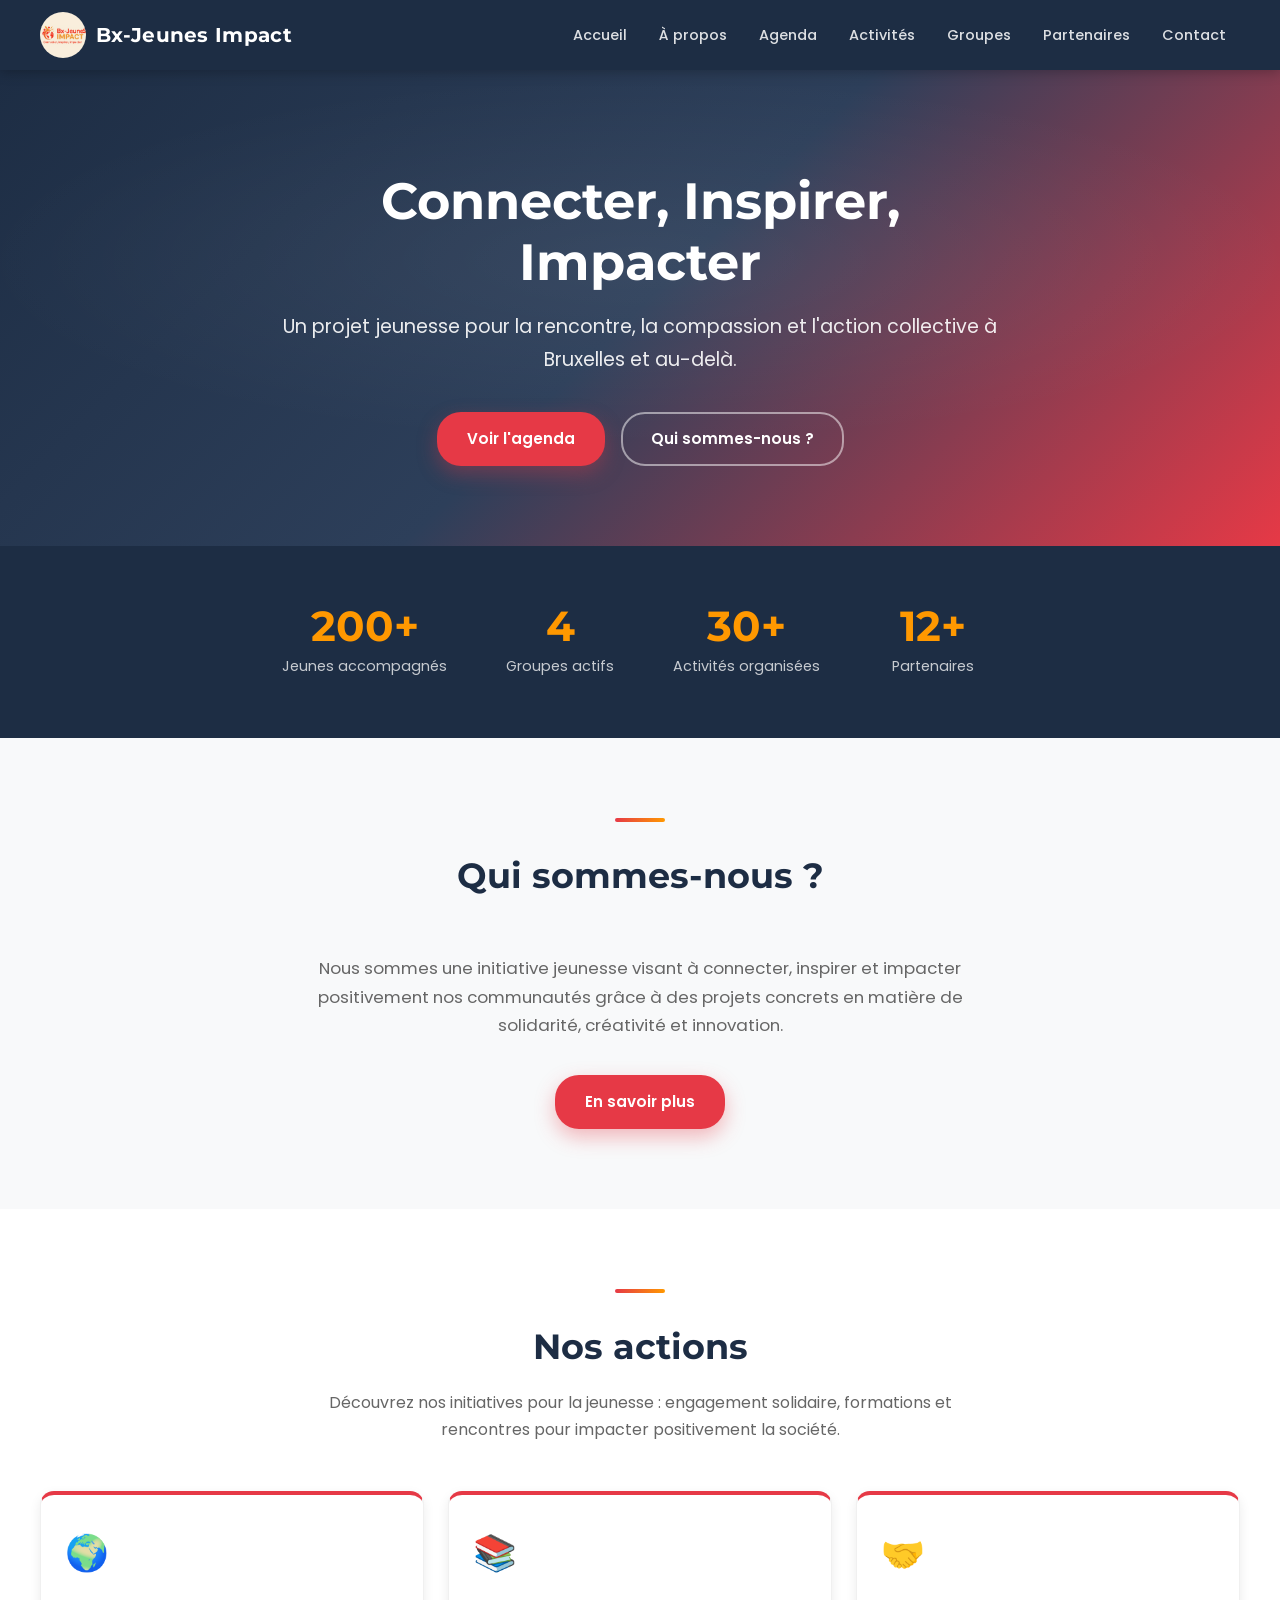
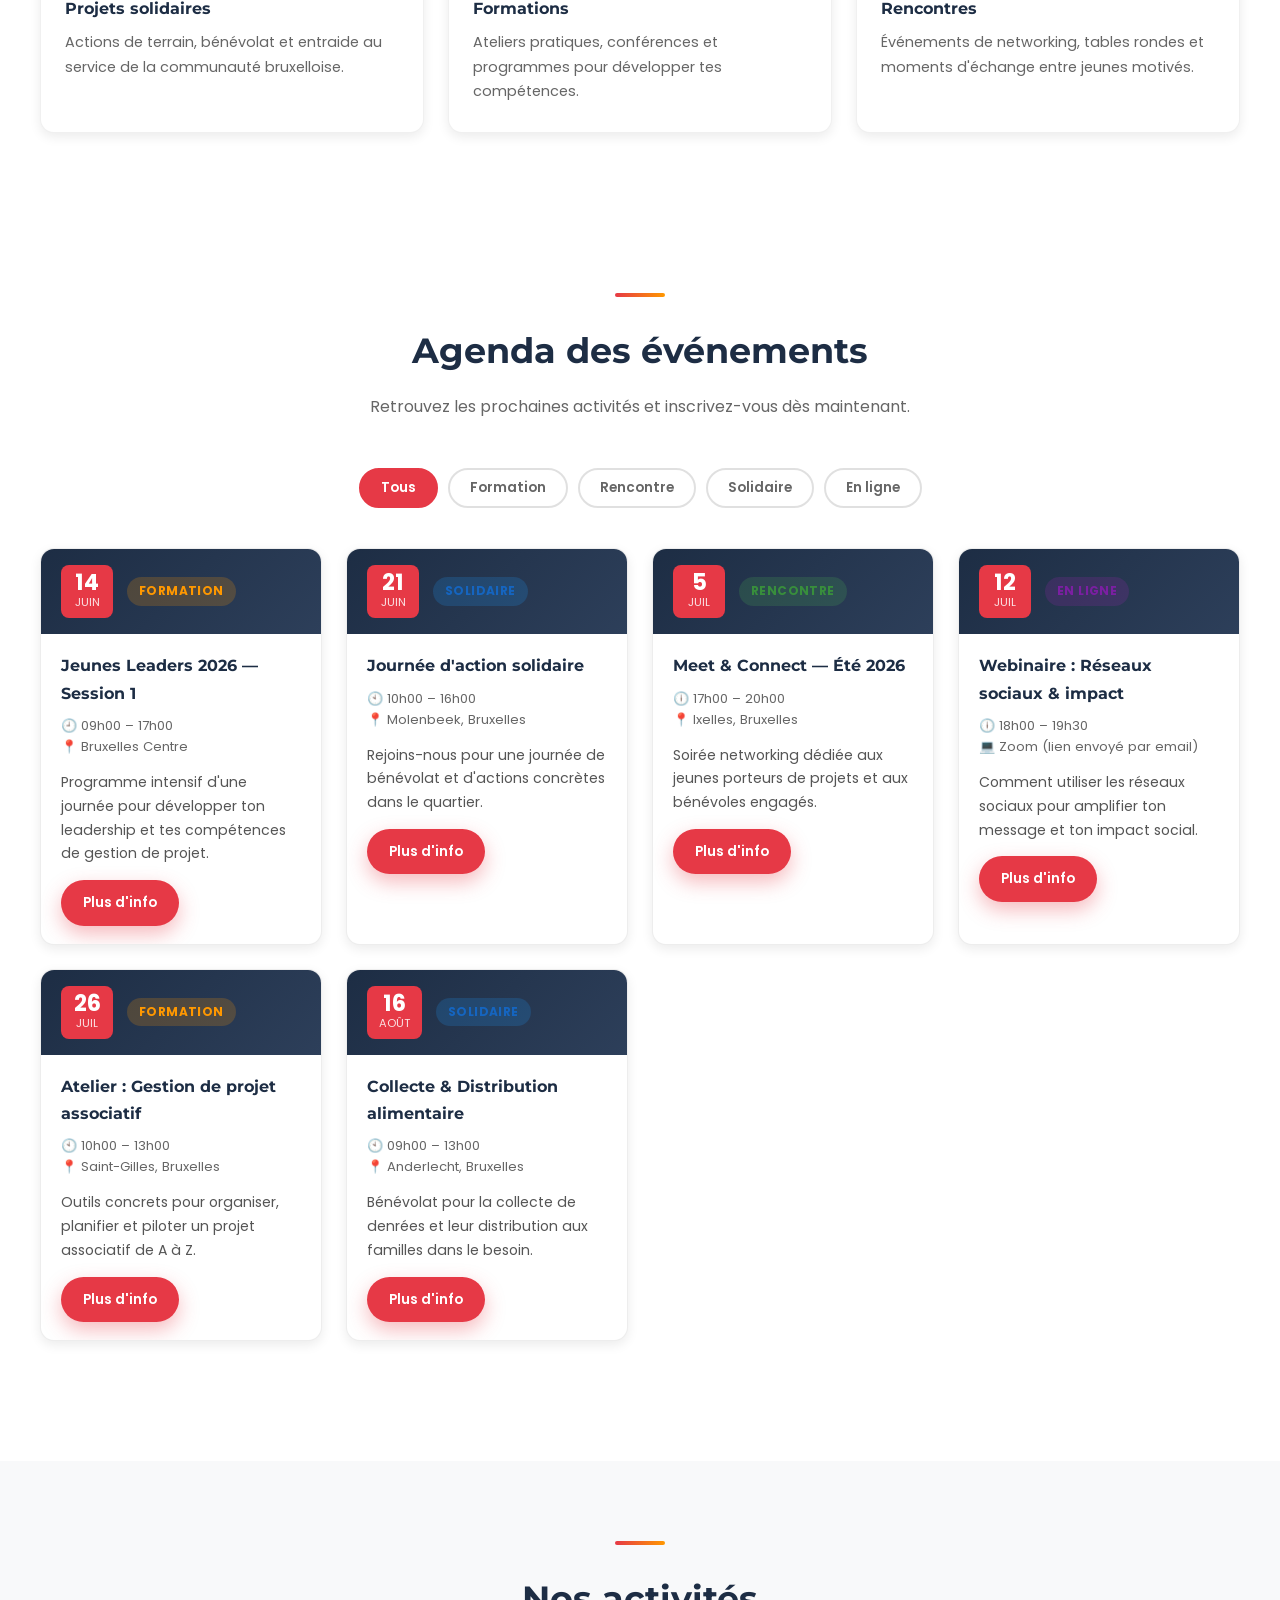
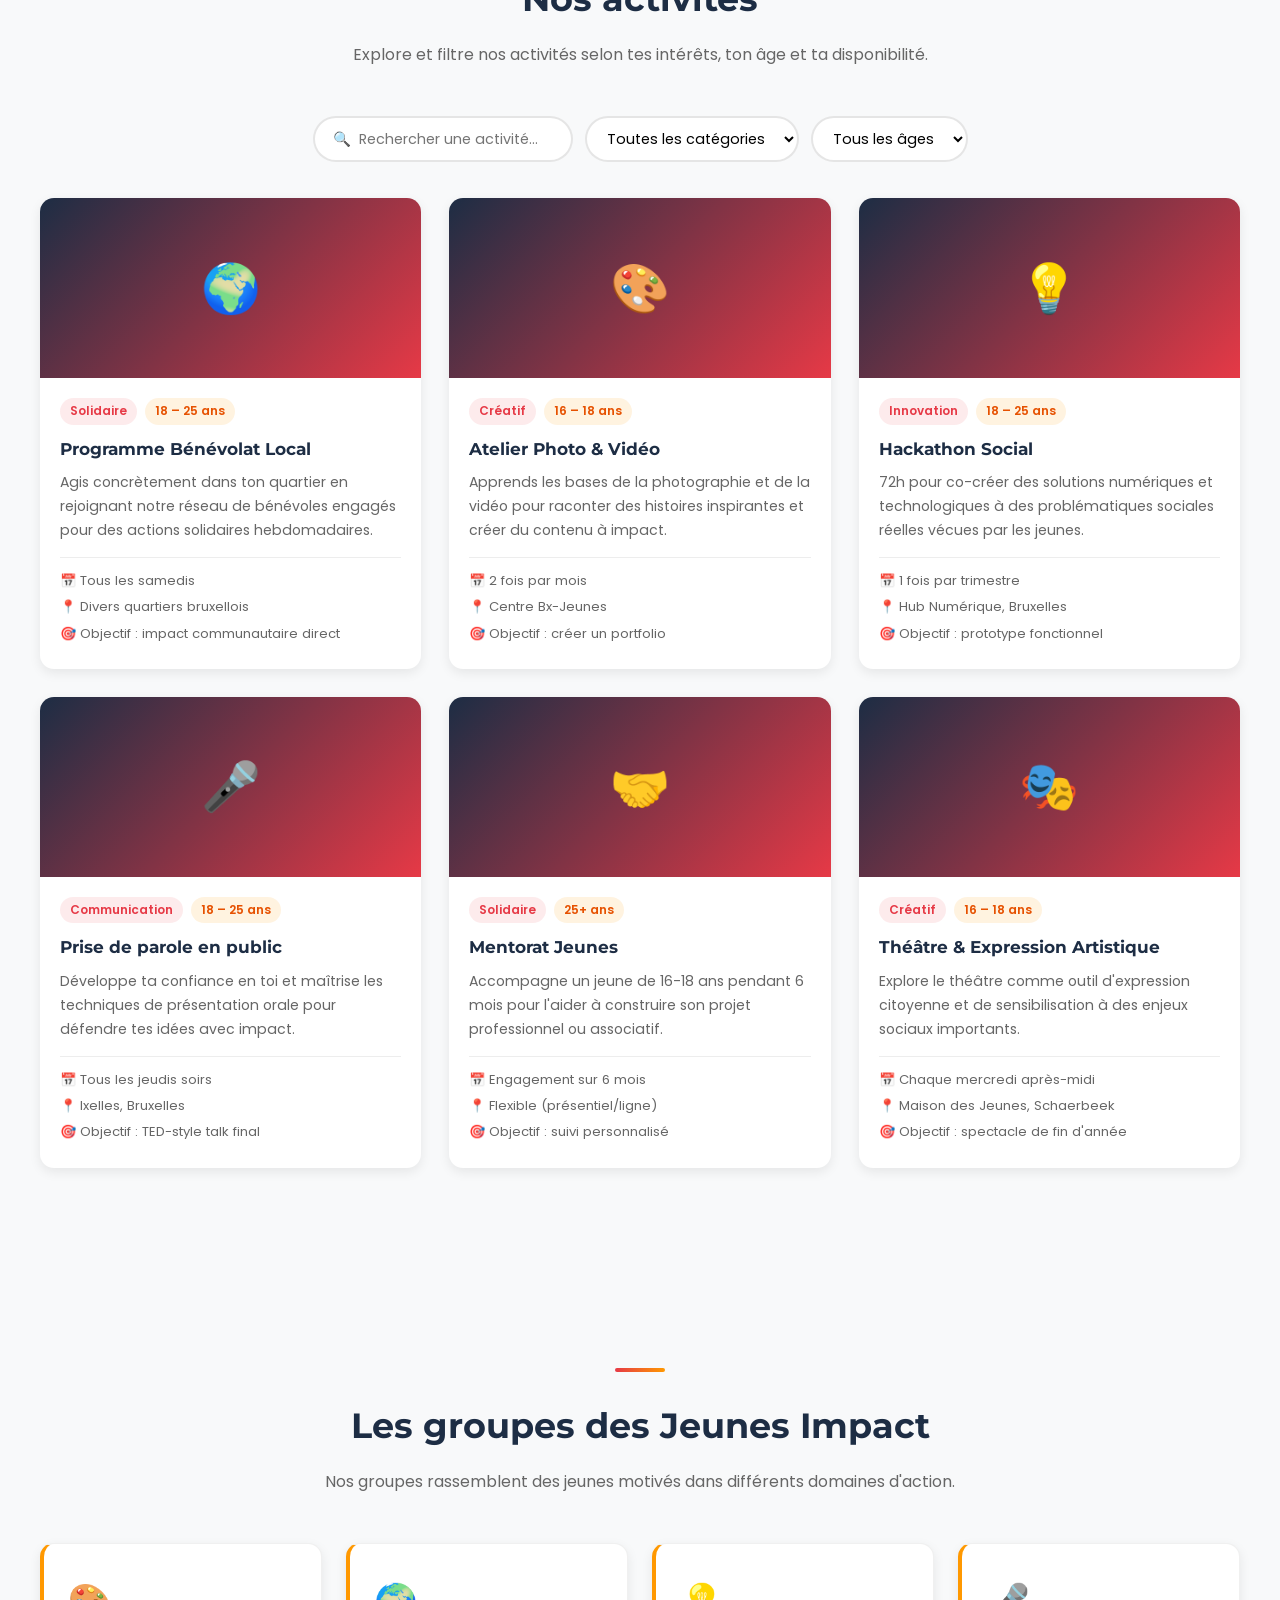
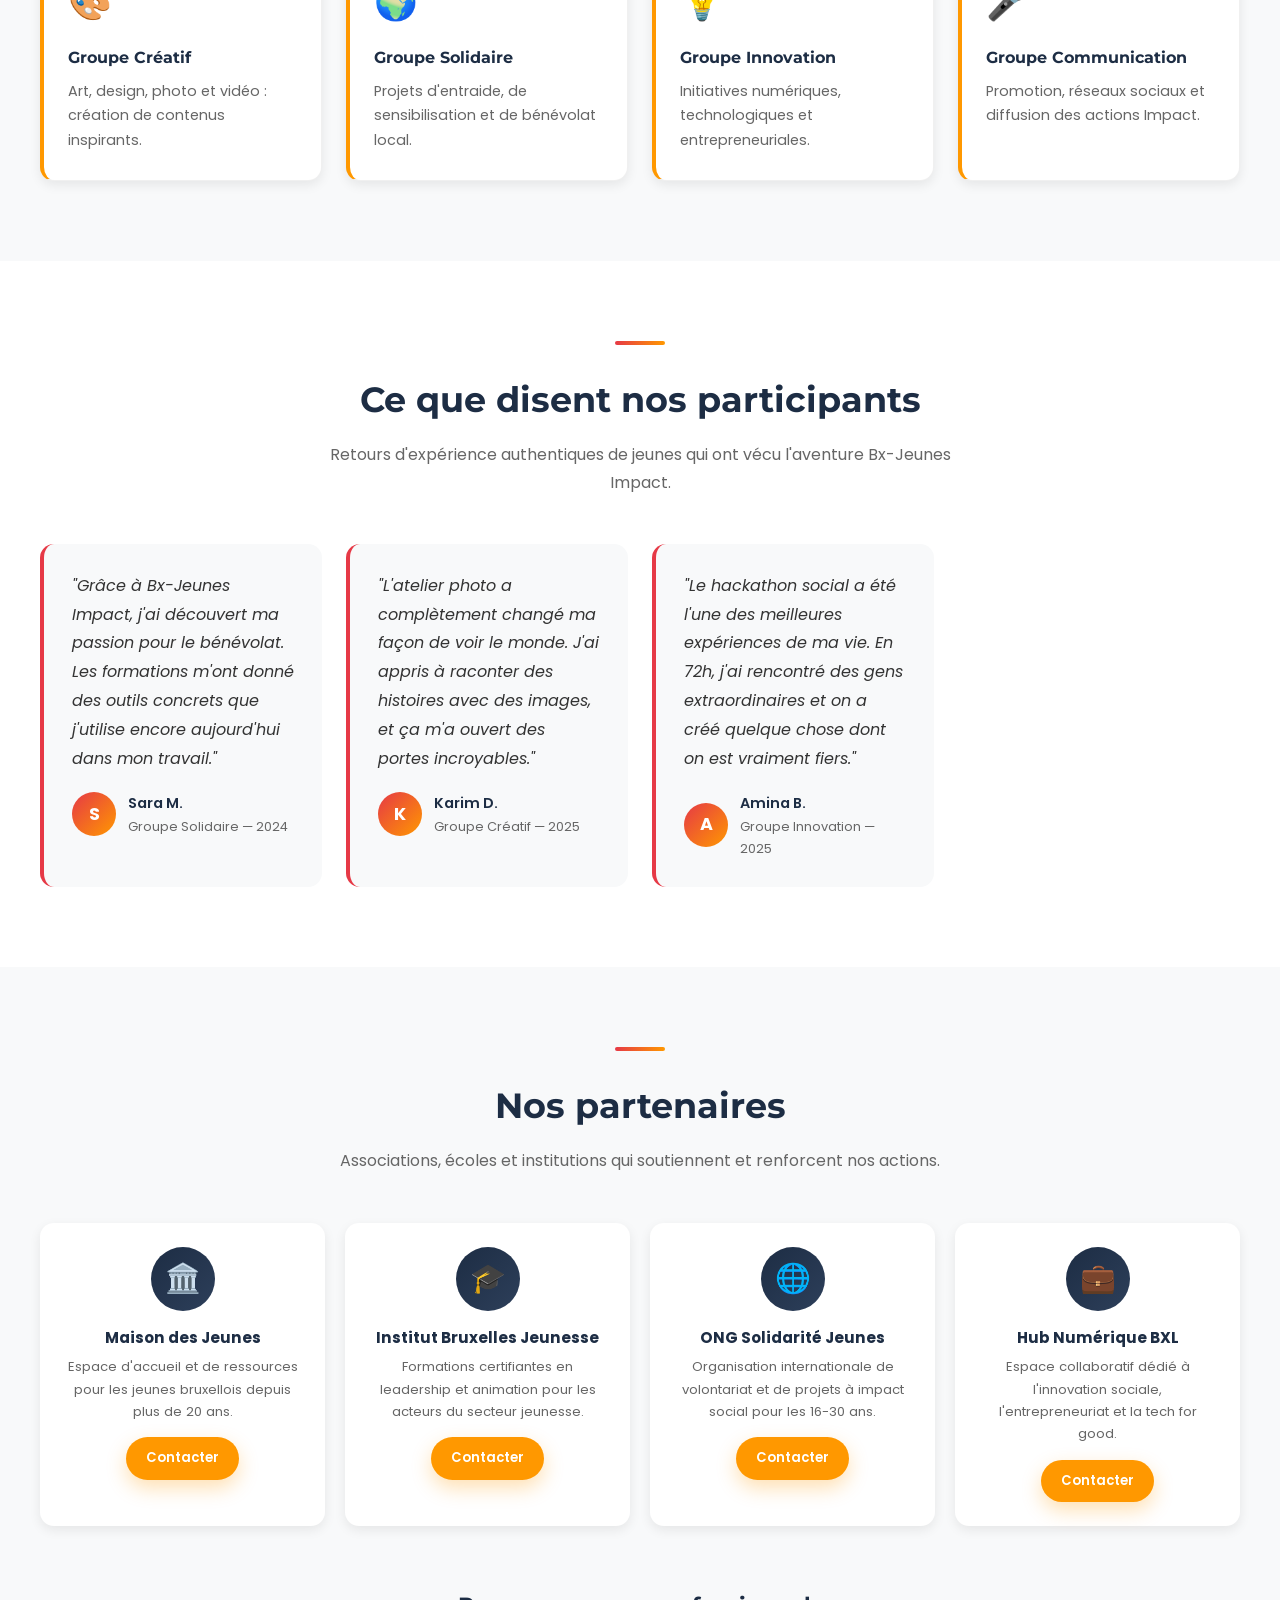
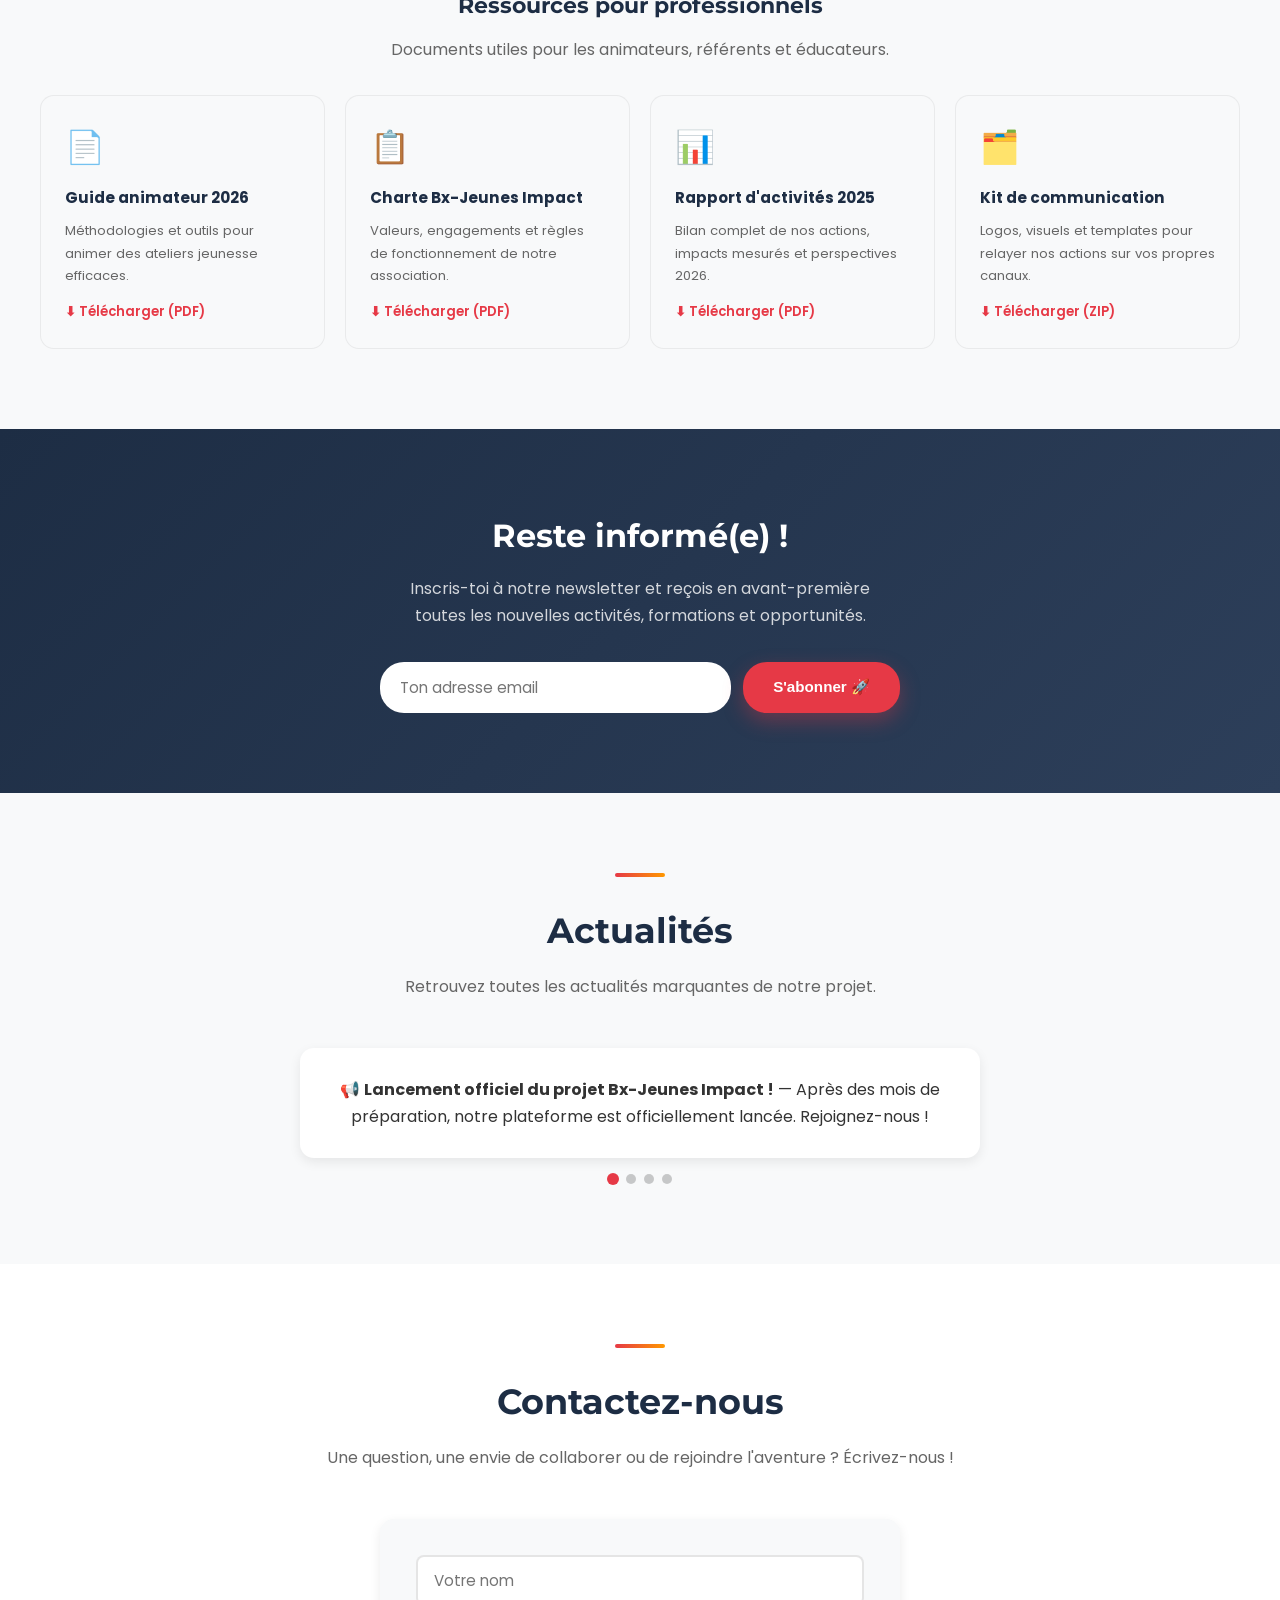
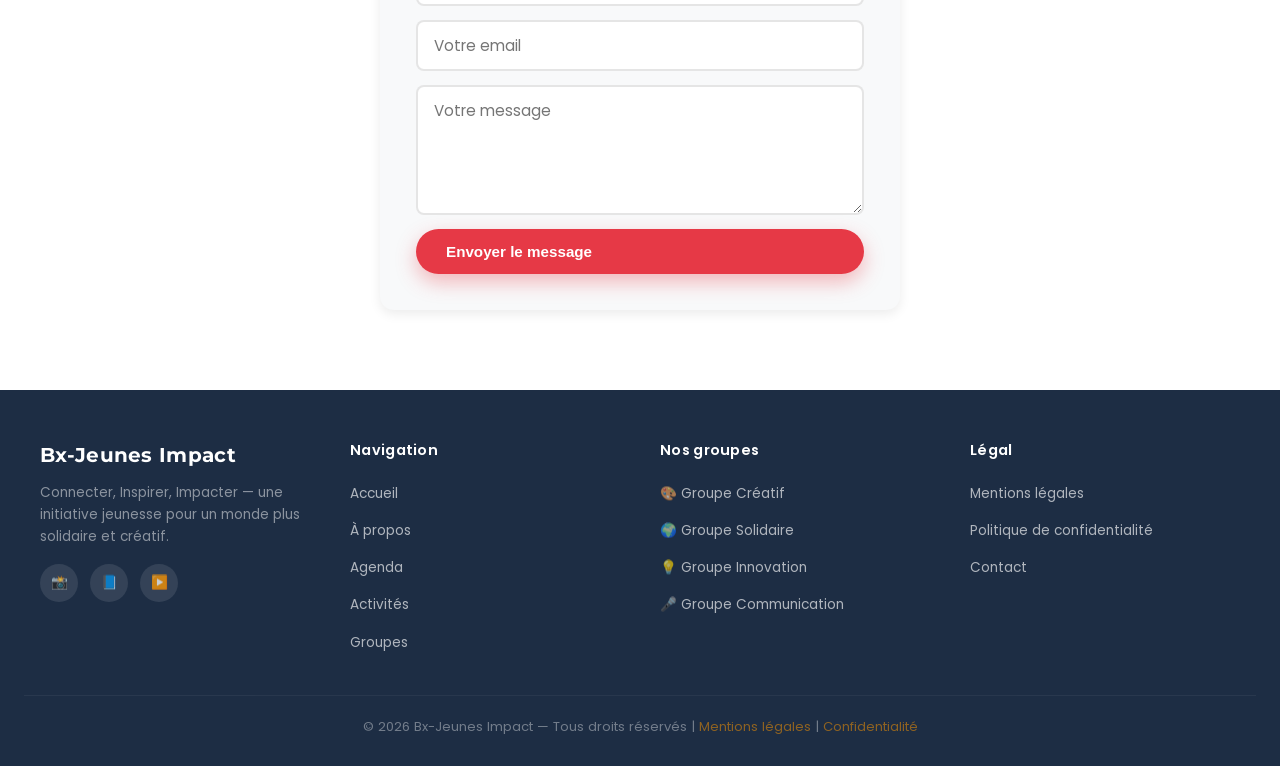
<file: index.html>
<!DOCTYPE html>
<html lang="fr">
<head>
  <meta charset="UTF-8">
  <meta name="viewport" content="width=device-width, initial-scale=1.0">
  <title>Bx-Jeunes Impact | Connecter, Inspirer, Impacter</title>

  <!-- SEO -->
  <meta name="description" content="Bx-Jeunes Impact est une initiative jeunesse qui vise à connecter, inspirer et impacter positivement la société à travers des projets solidaires, créatifs et innovants.">
  <meta name="keywords" content="Bx-Jeunes Impact, jeunesse, solidarité, Bruxelles, asbl, innovation, créativité, bénévolat, formation, projet social">
  <meta name="author" content="Bx-Jeunes Impact">

  <!-- Favicon -->
  <link rel="icon" href="images/Logo_BX_Jeunes.png" type="image/png">

  <!-- Open Graph -->
  <meta property="og:title" content="Bx-Jeunes Impact | Connecter, Inspirer, Impacter">
  <meta property="og:description" content="Une initiative jeunesse qui encourage la solidarité, la créativité et l'engagement des jeunes pour un monde meilleur.">
  <meta property="og:image" content="images/Logo_BX_Jeunes.png">
  <meta property="og:type" content="website">
  <meta property="og:locale" content="fr_FR">

  <!-- Fonts -->
  <link rel="preconnect" href="https://fonts.gstatic.com" crossorigin>
  <link href="https://fonts.googleapis.com/css2?family=Poppins:wght@400;500;600&family=Montserrat:wght@700;800&display=swap" rel="stylesheet">

  <!-- CSS -->
  <link rel="stylesheet" href="style.css">
</head>

<body>

  <!-- ===== HEADER ===== -->
  <header>
    <div class="header-container">
      <a href="index.html" class="logo-group" aria-label="Bx-Jeunes Impact — accueil">
        <img src="images/Logo_BX_Jeunes.png" alt="Logo Bx-Jeunes Impact" class="logo-img">
        <span class="logo">Bx-Jeunes Impact</span>
      </a>
      <button class="menu-toggle" aria-label="Ouvrir le menu" aria-expanded="false" aria-controls="mainmenu">☰</button>
      <nav aria-label="Navigation principale">
        <ul id="mainmenu">
          <li><a href="#accueil">Accueil</a></li>
          <li><a href="a-propos.html">À propos</a></li>
          <li><a href="#agenda">Agenda</a></li>
          <li><a href="#activites">Activités</a></li>
          <li><a href="#groupes">Groupes</a></li>
          <li><a href="#partenaires">Partenaires</a></li>
          <li><a href="#contact">Contact</a></li>
        </ul>
      </nav>
    </div>
  </header>

  <!-- ===== HERO ===== -->
  <section class="hero" id="accueil">
    <div class="hero-content">
      <h1>Connecter, Inspirer, Impacter</h1>
      <p>Un projet jeunesse pour la rencontre, la compassion et l'action collective à Bruxelles et au-delà.</p>
      <div class="hero-buttons">
        <a href="#agenda" class="btn btn-primary">Voir l'agenda</a>
        <a href="a-propos.html" class="btn btn-outline">Qui sommes-nous ?</a>
      </div>
    </div>
  </section>

  <!-- ===== CHIFFRES CLÉS ===== -->
  <div class="stats" aria-label="Chiffres clés">
    <div class="stats-grid">
      <div class="stat-item">
        <div class="stat-number">200+</div>
        <div class="stat-label">Jeunes accompagnés</div>
      </div>
      <div class="stat-item">
        <div class="stat-number">4</div>
        <div class="stat-label">Groupes actifs</div>
      </div>
      <div class="stat-item">
        <div class="stat-number">30+</div>
        <div class="stat-label">Activités organisées</div>
      </div>
      <div class="stat-item">
        <div class="stat-number">12+</div>
        <div class="stat-label">Partenaires</div>
      </div>
    </div>
  </div>

  <!-- ===== QUI SOMMES-NOUS ===== -->
  <section class="about" id="about">
    <div class="section-header">
      <div class="section-accent"></div>
      <h2 class="section-title">Qui sommes-nous ?</h2>
    </div>
    <p>Nous sommes une initiative jeunesse visant à connecter, inspirer et impacter positivement nos communautés grâce à des projets concrets en matière de solidarité, créativité et innovation.</p>
    <br>
    <a href="a-propos.html" class="btn btn-primary" style="display:inline-flex;margin-top:8px;">En savoir plus</a>
  </section>

  <!-- ===== NOS ACTIONS ===== -->
  <section class="actions" id="actions">
    <div class="section-header">
      <div class="section-accent"></div>
      <h2 class="section-title">Nos actions</h2>
      <p class="section-subtitle">Découvrez nos initiatives pour la jeunesse : engagement solidaire, formations et rencontres pour impacter positivement la société.</p>
    </div>
    <div class="cards">
      <div class="card">
        <div class="action-icon">🌍</div>
        <h3>Projets solidaires</h3>
        <p>Actions de terrain, bénévolat et entraide au service de la communauté bruxelloise.</p>
      </div>
      <div class="card">
        <div class="action-icon">📚</div>
        <h3>Formations</h3>
        <p>Ateliers pratiques, conférences et programmes pour développer tes compétences.</p>
      </div>
      <div class="card">
        <div class="action-icon">🤝</div>
        <h3>Rencontres</h3>
        <p>Événements de networking, tables rondes et moments d'échange entre jeunes motivés.</p>
      </div>
    </div>
  </section>

  <!-- ===== AGENDA D'ÉVÉNEMENTS (Issue #8) ===== -->
  <section class="agenda" id="agenda">
    <div class="section-header">
      <div class="section-accent"></div>
      <h2 class="section-title">Agenda des événements</h2>
      <p class="section-subtitle">Retrouvez les prochaines activités et inscrivez-vous dès maintenant.</p>
    </div>

    <!-- Filtres par type -->
    <div class="agenda-filters" role="group" aria-label="Filtrer les événements">
      <button class="filter-btn active" data-filter="all">Tous</button>
      <button class="filter-btn" data-filter="formation">Formation</button>
      <button class="filter-btn" data-filter="rencontre">Rencontre</button>
      <button class="filter-btn" data-filter="solidaire">Solidaire</button>
      <button class="filter-btn" data-filter="en-ligne">En ligne</button>
    </div>

    <div class="events-grid" id="events-grid">

      <!-- Événement 1 -->
      <article class="event-card" data-type="formation">
        <div class="event-header">
          <div class="event-date"><div class="day">14</div><div class="month">Juin</div></div>
          <span class="event-type-badge badge-formation">Formation</span>
        </div>
        <div class="event-body">
          <h3 class="event-title">Jeunes Leaders 2026 — Session 1</h3>
          <div class="event-meta">
            <span>🕘 09h00 – 17h00</span>
            <span>📍 Bruxelles Centre</span>
          </div>
          <p style="font-size:.88rem;color:#555;margin-bottom:14px;">Programme intensif d'une journée pour développer ton leadership et tes compétences de gestion de projet.</p>
          <a href="#contact" class="btn btn-primary" style="font-size:.85rem;padding:9px 20px;">Plus d'info</a>
        </div>
      </article>

      <!-- Événement 2 -->
      <article class="event-card" data-type="solidaire">
        <div class="event-header">
          <div class="event-date"><div class="day">21</div><div class="month">Juin</div></div>
          <span class="event-type-badge badge-solidaire">Solidaire</span>
        </div>
        <div class="event-body">
          <h3 class="event-title">Journée d'action solidaire</h3>
          <div class="event-meta">
            <span>🕙 10h00 – 16h00</span>
            <span>📍 Molenbeek, Bruxelles</span>
          </div>
          <p style="font-size:.88rem;color:#555;margin-bottom:14px;">Rejoins-nous pour une journée de bénévolat et d'actions concrètes dans le quartier.</p>
          <a href="#contact" class="btn btn-primary" style="font-size:.85rem;padding:9px 20px;">Plus d'info</a>
        </div>
      </article>

      <!-- Événement 3 -->
      <article class="event-card" data-type="rencontre">
        <div class="event-header">
          <div class="event-date"><div class="day">5</div><div class="month">Juil</div></div>
          <span class="event-type-badge badge-rencontre">Rencontre</span>
        </div>
        <div class="event-body">
          <h3 class="event-title">Meet & Connect — Été 2026</h3>
          <div class="event-meta">
            <span>🕕 17h00 – 20h00</span>
            <span>📍 Ixelles, Bruxelles</span>
          </div>
          <p style="font-size:.88rem;color:#555;margin-bottom:14px;">Soirée networking dédiée aux jeunes porteurs de projets et aux bénévoles engagés.</p>
          <a href="#contact" class="btn btn-primary" style="font-size:.85rem;padding:9px 20px;">Plus d'info</a>
        </div>
      </article>

      <!-- Événement 4 -->
      <article class="event-card" data-type="en-ligne">
        <div class="event-header">
          <div class="event-date"><div class="day">12</div><div class="month">Juil</div></div>
          <span class="event-type-badge badge-en-ligne">En ligne</span>
        </div>
        <div class="event-body">
          <h3 class="event-title">Webinaire : Réseaux sociaux & impact</h3>
          <div class="event-meta">
            <span>🕕 18h00 – 19h30</span>
            <span>💻 Zoom (lien envoyé par email)</span>
          </div>
          <p style="font-size:.88rem;color:#555;margin-bottom:14px;">Comment utiliser les réseaux sociaux pour amplifier ton message et ton impact social.</p>
          <a href="#contact" class="btn btn-primary" style="font-size:.85rem;padding:9px 20px;">Plus d'info</a>
        </div>
      </article>

      <!-- Événement 5 -->
      <article class="event-card" data-type="formation">
        <div class="event-header">
          <div class="event-date"><div class="day">26</div><div class="month">Juil</div></div>
          <span class="event-type-badge badge-formation">Formation</span>
        </div>
        <div class="event-body">
          <h3 class="event-title">Atelier : Gestion de projet associatif</h3>
          <div class="event-meta">
            <span>🕙 10h00 – 13h00</span>
            <span>📍 Saint-Gilles, Bruxelles</span>
          </div>
          <p style="font-size:.88rem;color:#555;margin-bottom:14px;">Outils concrets pour organiser, planifier et piloter un projet associatif de A à Z.</p>
          <a href="#contact" class="btn btn-primary" style="font-size:.85rem;padding:9px 20px;">Plus d'info</a>
        </div>
      </article>

      <!-- Événement 6 -->
      <article class="event-card" data-type="solidaire">
        <div class="event-header">
          <div class="event-date"><div class="day">16</div><div class="month">Août</div></div>
          <span class="event-type-badge badge-solidaire">Solidaire</span>
        </div>
        <div class="event-body">
          <h3 class="event-title">Collecte & Distribution alimentaire</h3>
          <div class="event-meta">
            <span>🕙 09h00 – 13h00</span>
            <span>📍 Anderlecht, Bruxelles</span>
          </div>
          <p style="font-size:.88rem;color:#555;margin-bottom:14px;">Bénévolat pour la collecte de denrées et leur distribution aux familles dans le besoin.</p>
          <a href="#contact" class="btn btn-primary" style="font-size:.85rem;padding:9px 20px;">Plus d'info</a>
        </div>
      </article>

    </div>
  </section>

  <!-- ===== ACTIVITÉS / FICHES (Issue #5) ===== -->
  <section class="activites" id="activites">
    <div class="section-header">
      <div class="section-accent"></div>
      <h2 class="section-title">Nos activités</h2>
      <p class="section-subtitle">Explore et filtre nos activités selon tes intérêts, ton âge et ta disponibilité.</p>
    </div>

    <!-- Recherche & filtres (Issue #2) -->
    <div class="search-filters">
      <input type="search" class="search-input" id="search-activites" placeholder="🔍  Rechercher une activité..." aria-label="Rechercher">
      <select class="filter-select" id="filter-categorie" aria-label="Filtrer par catégorie">
        <option value="">Toutes les catégories</option>
        <option value="solidaire">Solidaire</option>
        <option value="creatif">Créatif</option>
        <option value="innovation">Innovation</option>
        <option value="communication">Communication</option>
      </select>
      <select class="filter-select" id="filter-age" aria-label="Filtrer par âge">
        <option value="">Tous les âges</option>
        <option value="16-18">16 – 18 ans</option>
        <option value="18-25">18 – 25 ans</option>
        <option value="25+">25+ ans</option>
      </select>
    </div>

    <div class="activites-grid" id="activites-grid">

      <div class="activite-card" data-cat="solidaire" data-age="18-25">
        <div class="activite-img">🌍</div>
        <div class="activite-body">
          <div class="activite-tags">
            <span class="tag tag-cat">Solidaire</span>
            <span class="tag tag-age">18 – 25 ans</span>
          </div>
          <h3 class="activite-title">Programme Bénévolat Local</h3>
          <p class="activite-desc">Agis concrètement dans ton quartier en rejoignant notre réseau de bénévoles engagés pour des actions solidaires hebdomadaires.</p>
          <div class="activite-info">
            <span>📅 Tous les samedis</span>
            <span>📍 Divers quartiers bruxellois</span>
            <span>🎯 Objectif : impact communautaire direct</span>
          </div>
        </div>
      </div>

      <div class="activite-card" data-cat="creatif" data-age="16-18">
        <div class="activite-img">🎨</div>
        <div class="activite-body">
          <div class="activite-tags">
            <span class="tag tag-cat">Créatif</span>
            <span class="tag tag-age">16 – 18 ans</span>
          </div>
          <h3 class="activite-title">Atelier Photo & Vidéo</h3>
          <p class="activite-desc">Apprends les bases de la photographie et de la vidéo pour raconter des histoires inspirantes et créer du contenu à impact.</p>
          <div class="activite-info">
            <span>📅 2 fois par mois</span>
            <span>📍 Centre Bx-Jeunes</span>
            <span>🎯 Objectif : créer un portfolio</span>
          </div>
        </div>
      </div>

      <div class="activite-card" data-cat="innovation" data-age="18-25">
        <div class="activite-img">💡</div>
        <div class="activite-body">
          <div class="activite-tags">
            <span class="tag tag-cat">Innovation</span>
            <span class="tag tag-age">18 – 25 ans</span>
          </div>
          <h3 class="activite-title">Hackathon Social</h3>
          <p class="activite-desc">72h pour co-créer des solutions numériques et technologiques à des problématiques sociales réelles vécues par les jeunes.</p>
          <div class="activite-info">
            <span>📅 1 fois par trimestre</span>
            <span>📍 Hub Numérique, Bruxelles</span>
            <span>🎯 Objectif : prototype fonctionnel</span>
          </div>
        </div>
      </div>

      <div class="activite-card" data-cat="communication" data-age="18-25">
        <div class="activite-img">🎤</div>
        <div class="activite-body">
          <div class="activite-tags">
            <span class="tag tag-cat">Communication</span>
            <span class="tag tag-age">18 – 25 ans</span>
          </div>
          <h3 class="activite-title">Prise de parole en public</h3>
          <p class="activite-desc">Développe ta confiance en toi et maîtrise les techniques de présentation orale pour défendre tes idées avec impact.</p>
          <div class="activite-info">
            <span>📅 Tous les jeudis soirs</span>
            <span>📍 Ixelles, Bruxelles</span>
            <span>🎯 Objectif : TED-style talk final</span>
          </div>
        </div>
      </div>

      <div class="activite-card" data-cat="solidaire" data-age="25+">
        <div class="activite-img">🤝</div>
        <div class="activite-body">
          <div class="activite-tags">
            <span class="tag tag-cat">Solidaire</span>
            <span class="tag tag-age">25+ ans</span>
          </div>
          <h3 class="activite-title">Mentorat Jeunes</h3>
          <p class="activite-desc">Accompagne un jeune de 16-18 ans pendant 6 mois pour l'aider à construire son projet professionnel ou associatif.</p>
          <div class="activite-info">
            <span>📅 Engagement sur 6 mois</span>
            <span>📍 Flexible (présentiel/ligne)</span>
            <span>🎯 Objectif : suivi personnalisé</span>
          </div>
        </div>
      </div>

      <div class="activite-card" data-cat="creatif" data-age="16-18">
        <div class="activite-img">🎭</div>
        <div class="activite-body">
          <div class="activite-tags">
            <span class="tag tag-cat">Créatif</span>
            <span class="tag tag-age">16 – 18 ans</span>
          </div>
          <h3 class="activite-title">Théâtre & Expression Artistique</h3>
          <p class="activite-desc">Explore le théâtre comme outil d'expression citoyenne et de sensibilisation à des enjeux sociaux importants.</p>
          <div class="activite-info">
            <span>📅 Chaque mercredi après-midi</span>
            <span>📍 Maison des Jeunes, Schaerbeek</span>
            <span>🎯 Objectif : spectacle de fin d'année</span>
          </div>
        </div>
      </div>

    </div>
  </section>

  <!-- ===== GROUPES ===== -->
  <section class="groupes" id="groupes">
    <div class="section-header">
      <div class="section-accent"></div>
      <h2 class="section-title">Les groupes des Jeunes Impact</h2>
      <p class="section-subtitle">Nos groupes rassemblent des jeunes motivés dans différents domaines d'action.</p>
    </div>
    <div class="cards">
      <a href="groupe-creatif.html" class="card">
        <div class="action-icon">🎨</div>
        <h3>Groupe Créatif</h3>
        <p>Art, design, photo et vidéo : création de contenus inspirants.</p>
      </a>
      <a href="groupe-solidaire.html" class="card">
        <div class="action-icon">🌍</div>
        <h3>Groupe Solidaire</h3>
        <p>Projets d'entraide, de sensibilisation et de bénévolat local.</p>
      </a>
      <a href="groupe-innovation.html" class="card">
        <div class="action-icon">💡</div>
        <h3>Groupe Innovation</h3>
        <p>Initiatives numériques, technologiques et entrepreneuriales.</p>
      </a>
      <a href="groupe-communication.html" class="card">
        <div class="action-icon">🎤</div>
        <h3>Groupe Communication</h3>
        <p>Promotion, réseaux sociaux et diffusion des actions Impact.</p>
      </a>
    </div>
  </section>

  <!-- ===== TÉMOIGNAGES (Issue #7) ===== -->
  <section class="temoignages" id="temoignages">
    <div class="section-header">
      <div class="section-accent"></div>
      <h2 class="section-title">Ce que disent nos participants</h2>
      <p class="section-subtitle">Retours d'expérience authentiques de jeunes qui ont vécu l'aventure Bx-Jeunes Impact.</p>
    </div>
    <div class="temoignages-grid">

      <div class="temoignage-card">
        <p class="temoignage-quote">"Grâce à Bx-Jeunes Impact, j'ai découvert ma passion pour le bénévolat. Les formations m'ont donné des outils concrets que j'utilise encore aujourd'hui dans mon travail."</p>
        <div class="temoignage-author">
          <div class="author-avatar">S</div>
          <div class="author-info">
            <div class="name">Sara M.</div>
            <div class="role">Groupe Solidaire — 2024</div>
          </div>
        </div>
      </div>

      <div class="temoignage-card">
        <p class="temoignage-quote">"L'atelier photo a complètement changé ma façon de voir le monde. J'ai appris à raconter des histoires avec des images, et ça m'a ouvert des portes incroyables."</p>
        <div class="temoignage-author">
          <div class="author-avatar">K</div>
          <div class="author-info">
            <div class="name">Karim D.</div>
            <div class="role">Groupe Créatif — 2025</div>
          </div>
        </div>
      </div>

      <div class="temoignage-card">
        <p class="temoignage-quote">"Le hackathon social a été l'une des meilleures expériences de ma vie. En 72h, j'ai rencontré des gens extraordinaires et on a créé quelque chose dont on est vraiment fiers."</p>
        <div class="temoignage-author">
          <div class="author-avatar">A</div>
          <div class="author-info">
            <div class="name">Amina B.</div>
            <div class="role">Groupe Innovation — 2025</div>
          </div>
        </div>
      </div>

    </div>
  </section>

  <!-- ===== PARTENAIRES (Issue #6) ===== -->
  <section class="partenaires" id="partenaires">
    <div class="section-header">
      <div class="section-accent"></div>
      <h2 class="section-title">Nos partenaires</h2>
      <p class="section-subtitle">Associations, écoles et institutions qui soutiennent et renforcent nos actions.</p>
    </div>
    <div class="partenaires-grid">

      <div class="partenaire-card">
        <div class="partenaire-logo">🏛️</div>
        <div class="partenaire-name">Maison des Jeunes</div>
        <p class="partenaire-desc">Espace d'accueil et de ressources pour les jeunes bruxellois depuis plus de 20 ans.</p>
        <a href="#contact" class="btn btn-secondary" style="font-size:.82rem;padding:8px 18px;">Contacter</a>
      </div>

      <div class="partenaire-card">
        <div class="partenaire-logo">🎓</div>
        <div class="partenaire-name">Institut Bruxelles Jeunesse</div>
        <p class="partenaire-desc">Formations certifiantes en leadership et animation pour les acteurs du secteur jeunesse.</p>
        <a href="#contact" class="btn btn-secondary" style="font-size:.82rem;padding:8px 18px;">Contacter</a>
      </div>

      <div class="partenaire-card">
        <div class="partenaire-logo">🌐</div>
        <div class="partenaire-name">ONG Solidarité Jeunes</div>
        <p class="partenaire-desc">Organisation internationale de volontariat et de projets à impact social pour les 16-30 ans.</p>
        <a href="#contact" class="btn btn-secondary" style="font-size:.82rem;padding:8px 18px;">Contacter</a>
      </div>

      <div class="partenaire-card">
        <div class="partenaire-logo">💼</div>
        <div class="partenaire-name">Hub Numérique BXL</div>
        <p class="partenaire-desc">Espace collaboratif dédié à l'innovation sociale, l'entrepreneuriat et la tech for good.</p>
        <a href="#contact" class="btn btn-secondary" style="font-size:.82rem;padding:8px 18px;">Contacter</a>
      </div>

    </div>

    <!-- Ressources téléchargeables (Issue #8 partenaires) -->
    <div style="margin-top: 60px;">
      <h3 style="font-family:var(--font-title);font-size:1.4rem;margin-bottom:12px;color:var(--color-dark);">Ressources pour professionnels</h3>
      <p class="section-subtitle" style="margin-bottom:32px;">Documents utiles pour les animateurs, référents et éducateurs.</p>
      <div class="ressources-grid">
        <div class="ressource-card">
          <div class="ressource-icon">📄</div>
          <div class="ressource-title">Guide animateur 2026</div>
          <p class="ressource-desc">Méthodologies et outils pour animer des ateliers jeunesse efficaces.</p>
          <a href="#" class="ressource-dl">⬇ Télécharger (PDF)</a>
        </div>
        <div class="ressource-card">
          <div class="ressource-icon">📋</div>
          <div class="ressource-title">Charte Bx-Jeunes Impact</div>
          <p class="ressource-desc">Valeurs, engagements et règles de fonctionnement de notre association.</p>
          <a href="#" class="ressource-dl">⬇ Télécharger (PDF)</a>
        </div>
        <div class="ressource-card">
          <div class="ressource-icon">📊</div>
          <div class="ressource-title">Rapport d'activités 2025</div>
          <p class="ressource-desc">Bilan complet de nos actions, impacts mesurés et perspectives 2026.</p>
          <a href="#" class="ressource-dl">⬇ Télécharger (PDF)</a>
        </div>
        <div class="ressource-card">
          <div class="ressource-icon">🗂️</div>
          <div class="ressource-title">Kit de communication</div>
          <p class="ressource-desc">Logos, visuels et templates pour relayer nos actions sur vos propres canaux.</p>
          <a href="#" class="ressource-dl">⬇ Télécharger (ZIP)</a>
        </div>
      </div>
    </div>
  </section>

  <!-- ===== NEWSLETTER (Issue #11) ===== -->
  <section class="newsletter" id="newsletter">
    <h2>Reste informé(e) !</h2>
    <p>Inscris-toi à notre newsletter et reçois en avant-première toutes les nouvelles activités, formations et opportunités.</p>
    <form class="newsletter-form" action="https://formspree.io/f/mldqladn" method="POST" aria-label="Formulaire newsletter">
      <input type="hidden" name="_subject" value="Nouvelle inscription newsletter">
      <input type="email" name="email" placeholder="Ton adresse email" required aria-label="Email">
      <button type="submit" class="btn btn-primary">S'abonner 🚀</button>
    </form>
  </section>

  <!-- ===== ACTUALITÉS ===== -->
  <section class="news" id="news">
    <div class="section-header">
      <div class="section-accent"></div>
      <h2 class="section-title">Actualités</h2>
      <p class="section-subtitle">Retrouvez toutes les actualités marquantes de notre projet.</p>
    </div>
    <div class="carousel-wrap">
      <div class="carousel" aria-live="polite" role="region" aria-label="Carrousel d'actualités">
        <div class="slide active">📢 <strong>Lancement officiel du projet Bx-Jeunes Impact !</strong> — Après des mois de préparation, notre plateforme est officiellement lancée. Rejoignez-nous !</div>
        <div class="slide">🎓 <strong>Nouvelle formation « Jeunes Leaders 2026 »</strong> — Inscriptions ouvertes pour la formation intensive en leadership et gestion de projet.</div>
        <div class="slide">🌍 <strong>Journée d'action solidaire à Bruxelles</strong> — Plus de 50 bénévoles mobilisés pour notre dernière journée d'action dans le quartier de Molenbeek.</div>
        <div class="slide">💡 <strong>Hackathon Social — Résultats</strong> — Félicitations aux équipes du dernier hackathon ! 3 projets sélectionnés pour un accompagnement.</div>
      </div>
      <div class="carousel-dots" id="carousel-dots" aria-label="Navigation carrousel"></div>
    </div>
  </section>

  <!-- ===== CONTACT ===== -->
  <section class="contact" id="contact">
    <div class="section-header">
      <div class="section-accent"></div>
      <h2 class="section-title">Contactez-nous</h2>
      <p class="section-subtitle">Une question, une envie de collaborer ou de rejoindre l'aventure ? Écrivez-nous !</p>
    </div>
    <form action="https://formspree.io/f/mldqladn" method="POST" aria-label="Formulaire de contact">
      <input type="text" name="nom" placeholder="Votre nom" required aria-label="Nom">
      <input type="email" name="email" placeholder="Votre email" required aria-label="Email">
      <textarea name="message" placeholder="Votre message" required aria-label="Message"></textarea>
      <button type="submit" class="btn btn-primary">Envoyer le message</button>
    </form>
  </section>

  <!-- ===== FOOTER ===== -->
  <footer>
    <div class="footer-inner">
      <div class="footer-brand">
        <span class="logo">Bx-Jeunes Impact</span>
        <p>Connecter, Inspirer, Impacter — une initiative jeunesse pour un monde plus solidaire et créatif.</p>
        <div class="footer-socials" style="margin-top:16px;">
          <a href="https://www.instagram.com/bxjeunesimpact/" target="_blank" rel="noopener" class="social-link" aria-label="Instagram" title="Instagram">📸</a>
          <a href="https://www.facebook.com/Bxjeunesimpact" target="_blank" rel="noopener" class="social-link" aria-label="Facebook" title="Facebook">📘</a>
          <a href="https://www.youtube.com/@BxJeunesImpact" target="_blank" rel="noopener" class="social-link" aria-label="YouTube" title="YouTube">▶️</a>
        </div>
      </div>
      <div class="footer-col">
        <h4>Navigation</h4>
        <ul>
          <li><a href="#accueil">Accueil</a></li>
          <li><a href="a-propos.html">À propos</a></li>
          <li><a href="#agenda">Agenda</a></li>
          <li><a href="#activites">Activités</a></li>
          <li><a href="#groupes">Groupes</a></li>
        </ul>
      </div>
      <div class="footer-col">
        <h4>Nos groupes</h4>
        <ul>
          <li><a href="groupe-creatif.html">🎨 Groupe Créatif</a></li>
          <li><a href="groupe-solidaire.html">🌍 Groupe Solidaire</a></li>
          <li><a href="groupe-innovation.html">💡 Groupe Innovation</a></li>
          <li><a href="groupe-communication.html">🎤 Groupe Communication</a></li>
        </ul>
      </div>
      <div class="footer-col">
        <h4>Légal</h4>
        <ul>
          <li><a href="mentions-legales.html">Mentions légales</a></li>
          <li><a href="confidentialite.html">Politique de confidentialité</a></li>
          <li><a href="#contact">Contact</a></li>
        </ul>
      </div>
    </div>
    <div class="footer-bottom">
      <p>© 2026 Bx-Jeunes Impact — Tous droits réservés |
        <a href="mentions-legales.html">Mentions légales</a> |
        <a href="confidentialite.html">Confidentialité</a>
      </p>
    </div>
  </footer>

  <!-- Bouton retour en haut -->
  <button id="backToTop" aria-label="Remonter en haut">↑</button>

  <script src="script.js"></script>
</body>
</html>
</file>
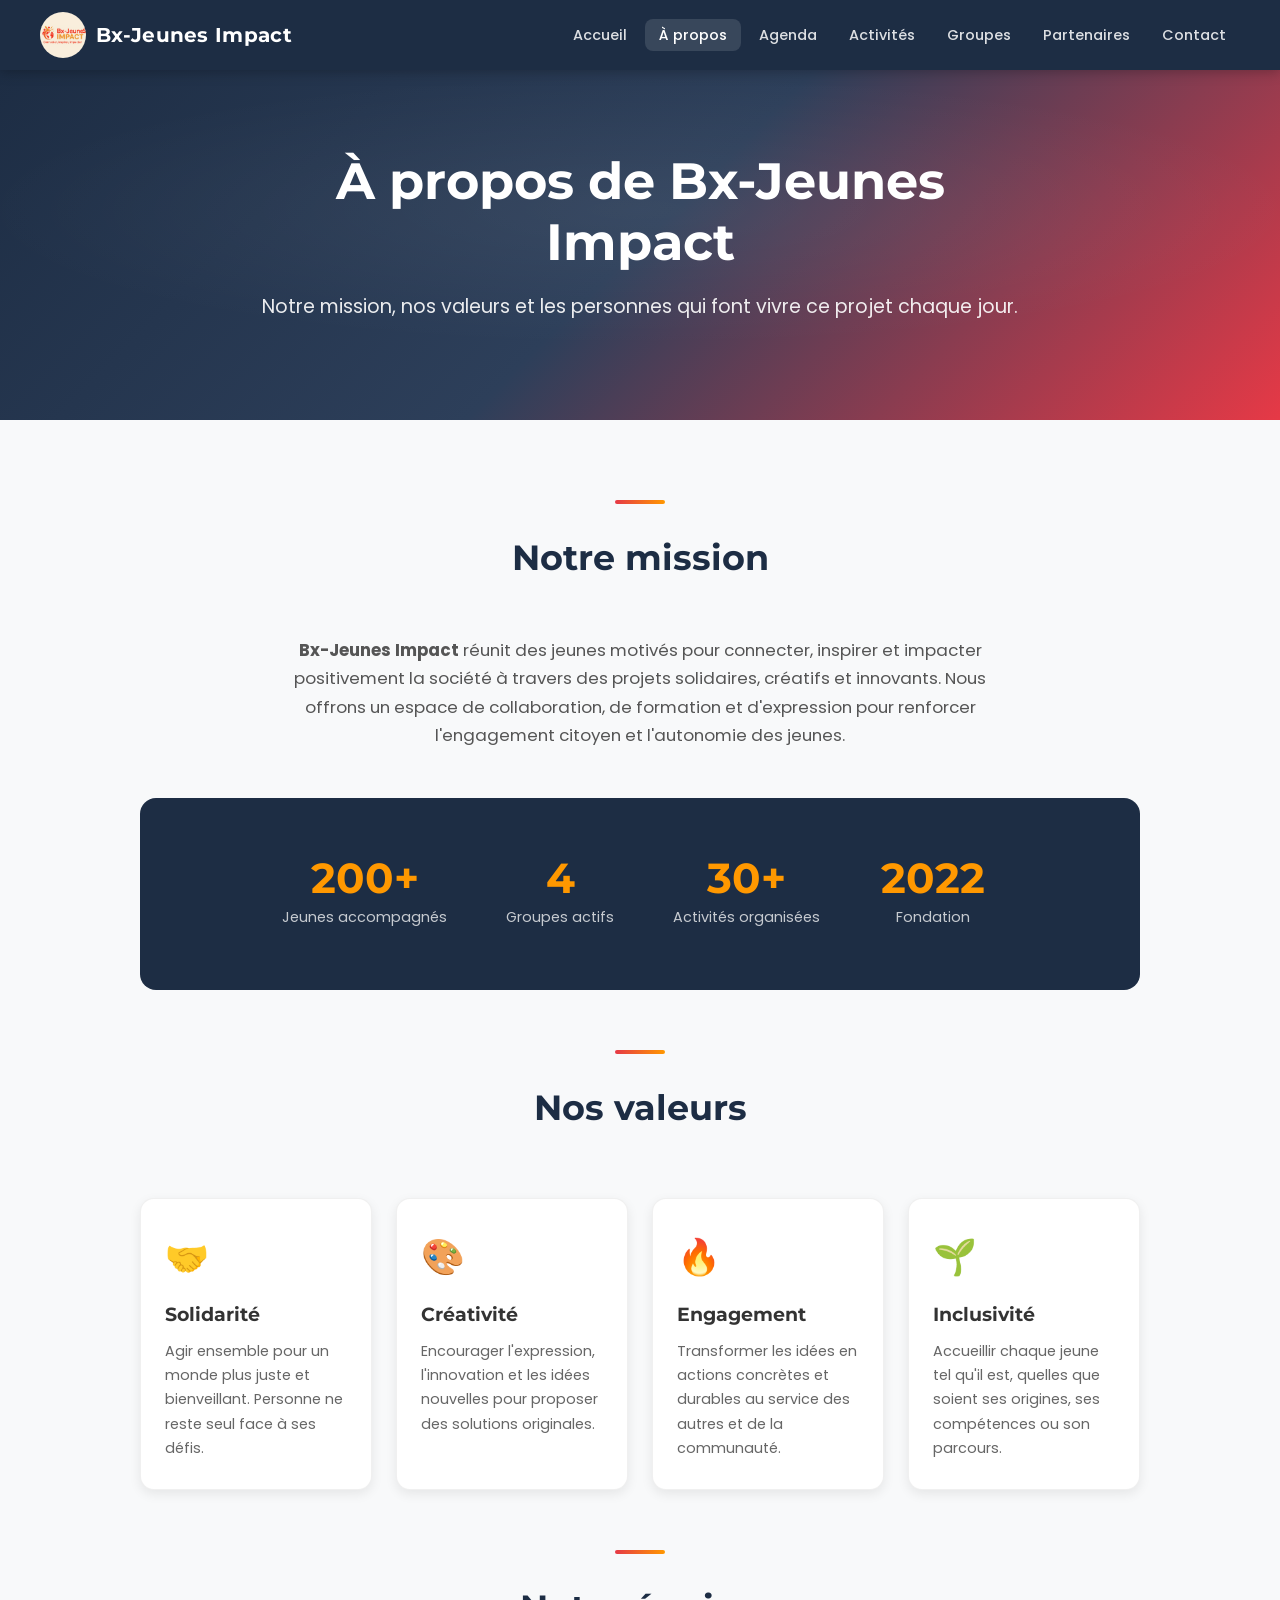
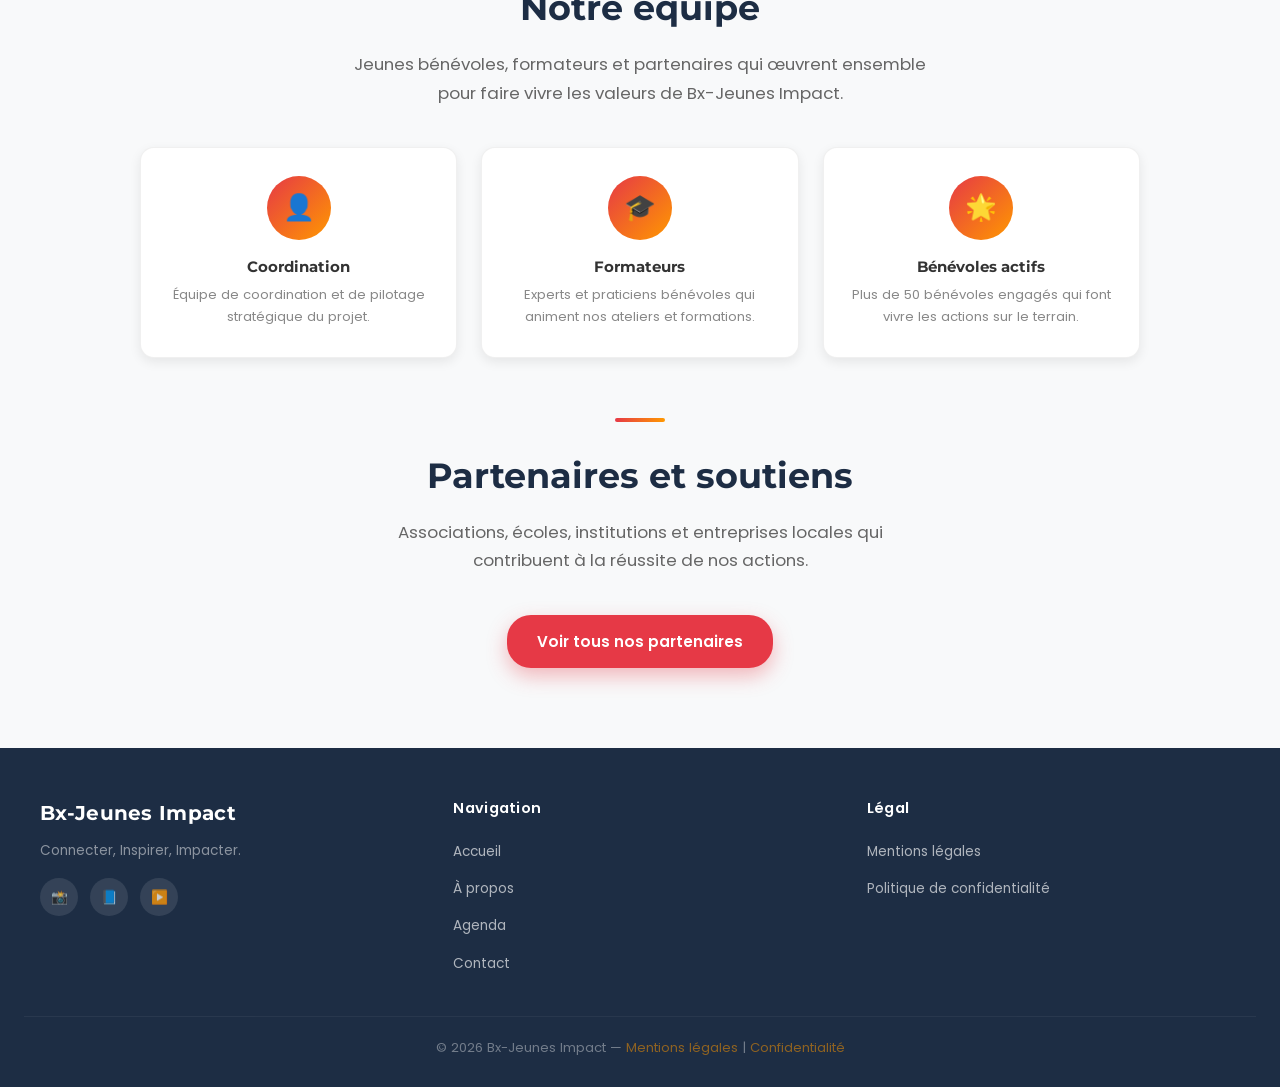
<file: a-propos.html>
<!DOCTYPE html>
<html lang="fr">
<head>
  <meta charset="UTF-8">
  <meta name="viewport" content="width=device-width, initial-scale=1.0">
  <title>À propos | Bx-Jeunes Impact</title>
  <meta name="description" content="Découvrez la mission, les valeurs, les chiffres clés et l'équipe de Bx-Jeunes Impact.">
  <meta name="author" content="Bx-Jeunes Impact">
  <link rel="icon" href="images/Logo_BX_Jeunes.png" type="image/png">
  <link href="https://fonts.googleapis.com/css2?family=Poppins:wght@400;500;600&family=Montserrat:wght@700;800&display=swap" rel="stylesheet">
  <link rel="stylesheet" href="style.css">
</head>
<body>

<header>
  <div class="header-container">
    <a href="index.html" class="logo-group" aria-label="Bx-Jeunes Impact — accueil">
      <img src="images/Logo_BX_Jeunes.png" alt="Logo Bx-Jeunes Impact" class="logo-img">
      <span class="logo">Bx-Jeunes Impact</span>
    </a>
    <button class="menu-toggle" aria-label="Ouvrir le menu" aria-expanded="false" aria-controls="mainmenu">☰</button>
    <nav aria-label="Navigation principale">
      <ul id="mainmenu">
        <li><a href="index.html#accueil">Accueil</a></li>
        <li><a href="a-propos.html" class="active">À propos</a></li>
        <li><a href="index.html#agenda">Agenda</a></li>
        <li><a href="index.html#activites">Activités</a></li>
        <li><a href="index.html#groupes">Groupes</a></li>
        <li><a href="index.html#partenaires">Partenaires</a></li>
        <li><a href="index.html#contact">Contact</a></li>
      </ul>
    </nav>
  </div>
</header>

<!-- Hero page À propos -->
<section class="hero" style="padding:80px 24px 60px;">
  <div class="hero-content">
    <h1>À propos de Bx-Jeunes Impact</h1>
    <p>Notre mission, nos valeurs et les personnes qui font vivre ce projet chaque jour.</p>
  </div>
</section>

<!-- Mission & valeurs -->
<section class="about" style="text-align:left;padding:80px 24px;">
  <div style="max-width:1000px;margin:0 auto;">
    <div class="section-header" style="text-align:center;">
      <div class="section-accent" style="margin:0 auto 16px;"></div>
      <h2 class="section-title">Notre mission</h2>
    </div>
    <p style="max-width:720px;margin:0 auto 48px;text-align:center;font-size:1.05rem;color:#555;">
      <strong>Bx-Jeunes Impact</strong> réunit des jeunes motivés pour connecter, inspirer et impacter positivement la société à travers des projets solidaires, créatifs et innovants. Nous offrons un espace de collaboration, de formation et d'expression pour renforcer l'engagement citoyen et l'autonomie des jeunes.
    </p>

    <!-- Chiffres clés sur la page À propos -->
    <div class="stats" style="border-radius:16px;margin-bottom:60px;">
      <div class="stats-grid">
        <div class="stat-item"><div class="stat-number">200+</div><div class="stat-label">Jeunes accompagnés</div></div>
        <div class="stat-item"><div class="stat-number">4</div><div class="stat-label">Groupes actifs</div></div>
        <div class="stat-item"><div class="stat-number">30+</div><div class="stat-label">Activités organisées</div></div>
        <div class="stat-item"><div class="stat-number">2022</div><div class="stat-label">Fondation</div></div>
      </div>
    </div>

    <!-- Valeurs -->
    <div style="text-align:center;margin-bottom:60px;">
      <div class="section-accent" style="margin:0 auto 16px;"></div>
      <h2 class="section-title">Nos valeurs</h2>
    </div>
    <div class="cards" style="margin-bottom:60px;">
      <div class="card">
        <div class="action-icon">🤝</div>
        <h3 style="font-family:var(--font-title);margin-bottom:8px;">Solidarité</h3>
        <p style="font-size:.9rem;color:#666;">Agir ensemble pour un monde plus juste et bienveillant. Personne ne reste seul face à ses défis.</p>
      </div>
      <div class="card">
        <div class="action-icon">🎨</div>
        <h3 style="font-family:var(--font-title);margin-bottom:8px;">Créativité</h3>
        <p style="font-size:.9rem;color:#666;">Encourager l'expression, l'innovation et les idées nouvelles pour proposer des solutions originales.</p>
      </div>
      <div class="card">
        <div class="action-icon">🔥</div>
        <h3 style="font-family:var(--font-title);margin-bottom:8px;">Engagement</h3>
        <p style="font-size:.9rem;color:#666;">Transformer les idées en actions concrètes et durables au service des autres et de la communauté.</p>
      </div>
      <div class="card">
        <div class="action-icon">🌱</div>
        <h3 style="font-family:var(--font-title);margin-bottom:8px;">Inclusivité</h3>
        <p style="font-size:.9rem;color:#666;">Accueillir chaque jeune tel qu'il est, quelles que soient ses origines, ses compétences ou son parcours.</p>
      </div>
    </div>

    <!-- Équipe -->
    <div style="text-align:center;margin-bottom:40px;">
      <div class="section-accent" style="margin:0 auto 16px;"></div>
      <h2 class="section-title">Notre équipe</h2>
      <p style="color:#666;max-width:580px;margin:0 auto 40px;">Jeunes bénévoles, formateurs et partenaires qui œuvrent ensemble pour faire vivre les valeurs de Bx-Jeunes Impact.</p>
    </div>
    <div class="cards" style="margin-bottom:60px;">
      <div class="card" style="text-align:center;">
        <div class="author-avatar" style="margin:0 auto 14px;width:64px;height:64px;font-size:1.6rem;">👤</div>
        <h3 style="font-family:var(--font-title);font-size:.95rem;margin-bottom:4px;">Coordination</h3>
        <p style="font-size:.82rem;color:#888;">Équipe de coordination et de pilotage stratégique du projet.</p>
      </div>
      <div class="card" style="text-align:center;">
        <div class="author-avatar" style="margin:0 auto 14px;width:64px;height:64px;font-size:1.6rem;">🎓</div>
        <h3 style="font-family:var(--font-title);font-size:.95rem;margin-bottom:4px;">Formateurs</h3>
        <p style="font-size:.82rem;color:#888;">Experts et praticiens bénévoles qui animent nos ateliers et formations.</p>
      </div>
      <div class="card" style="text-align:center;">
        <div class="author-avatar" style="margin:0 auto 14px;width:64px;height:64px;font-size:1.6rem;">🌟</div>
        <h3 style="font-family:var(--font-title);font-size:.95rem;margin-bottom:4px;">Bénévoles actifs</h3>
        <p style="font-size:.82rem;color:#888;">Plus de 50 bénévoles engagés qui font vivre les actions sur le terrain.</p>
      </div>
    </div>

    <!-- Partenaires et soutiens -->
    <div style="text-align:center;margin-bottom:40px;">
      <div class="section-accent" style="margin:0 auto 16px;"></div>
      <h2 class="section-title">Partenaires et soutiens</h2>
      <p style="color:#666;max-width:580px;margin:0 auto 16px;">Associations, écoles, institutions et entreprises locales qui contribuent à la réussite de nos actions.</p>
    </div>
    <p style="text-align:center;"><a href="index.html#partenaires" class="btn btn-primary">Voir tous nos partenaires</a></p>
  </div>
</section>

<footer>
  <div class="footer-inner">
    <div class="footer-brand">
      <span class="logo">Bx-Jeunes Impact</span>
      <p>Connecter, Inspirer, Impacter.</p>
      <div class="footer-socials" style="margin-top:16px;">
        <a href="https://www.instagram.com/bxjeunesimpact/" target="_blank" rel="noopener" class="social-link" title="Instagram">📸</a>
        <a href="https://www.facebook.com/Bxjeunesimpact" target="_blank" rel="noopener" class="social-link" title="Facebook">📘</a>
        <a href="https://www.youtube.com/@BxJeunesImpact" target="_blank" rel="noopener" class="social-link" title="YouTube">▶️</a>
      </div>
    </div>
    <div class="footer-col">
      <h4>Navigation</h4>
      <ul>
        <li><a href="index.html">Accueil</a></li>
        <li><a href="a-propos.html">À propos</a></li>
        <li><a href="index.html#agenda">Agenda</a></li>
        <li><a href="index.html#contact">Contact</a></li>
      </ul>
    </div>
    <div class="footer-col">
      <h4>Légal</h4>
      <ul>
        <li><a href="mentions-legales.html">Mentions légales</a></li>
        <li><a href="confidentialite.html">Politique de confidentialité</a></li>
      </ul>
    </div>
  </div>
  <div class="footer-bottom">
    <p>© 2026 Bx-Jeunes Impact — <a href="mentions-legales.html">Mentions légales</a> | <a href="confidentialite.html">Confidentialité</a></p>
  </div>
</footer>

<button id="backToTop" aria-label="Remonter en haut">↑</button>
<script src="script.js"></script>
</body>
</html>
</file>
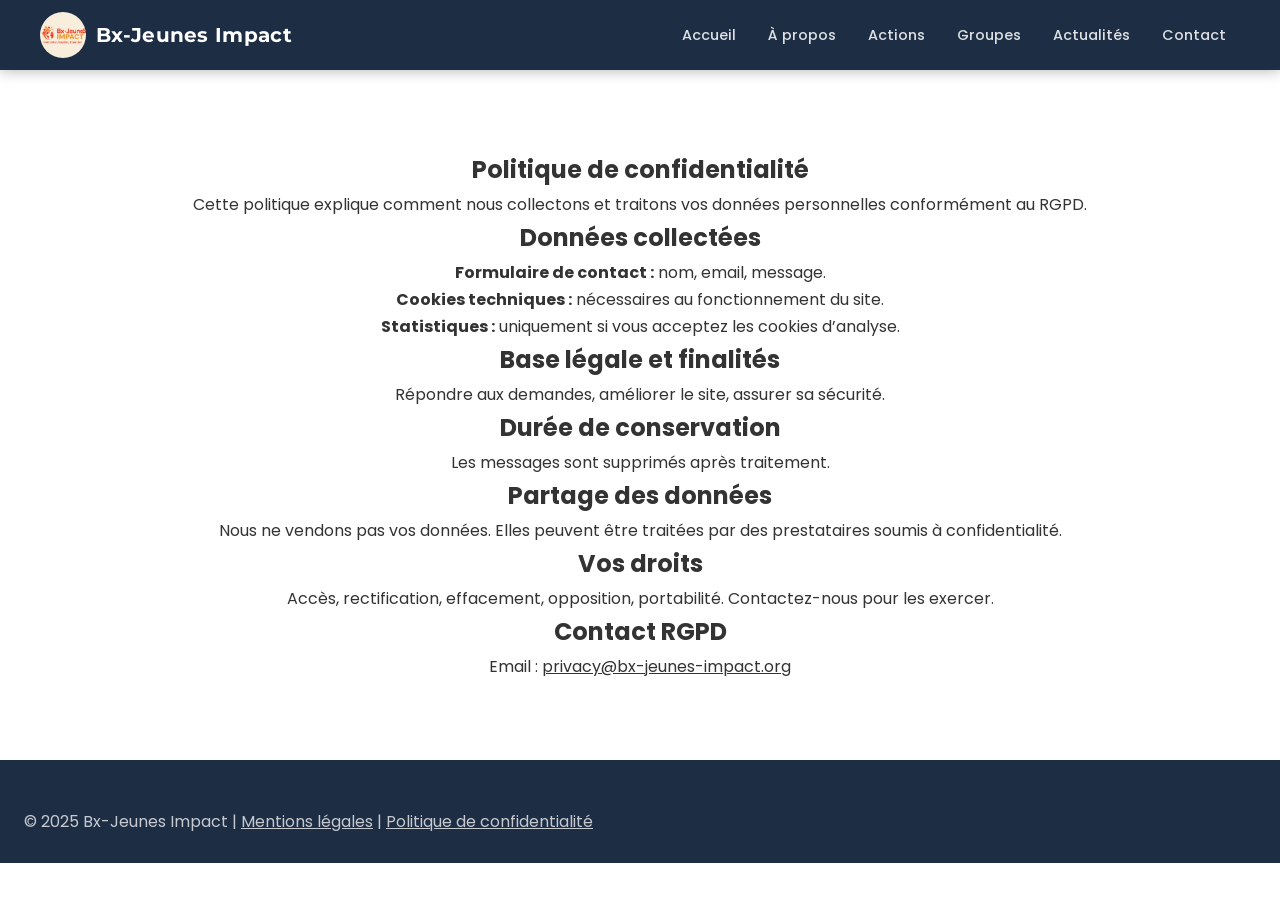
<file: confidentialite.html>
<!DOCTYPE html>

<html lang="fr">
<head>
  <meta charset="UTF-8">
  <meta name="viewport" content="width=device-width, initial-scale=1.0">
  <title>Politique de confidentialité | Bx-Jeunes Impact</title>

  <meta name="description" content="Politique de confidentialité et protection des données personnelles de Bx-Jeunes Impact, conforme au RGPD en Belgique.">
  <meta name="author" content="Bx-Jeunes Impact">

  <link rel="icon" href="images/Logo_BX_Jeunes.png" type="image/png">
  <link rel="stylesheet" href="style.css">
  <link href="https://fonts.googleapis.com/css2?family=Poppins:wght@400;600&family=Montserrat:wght@700&display=swap" rel="stylesheet">
</head>

<body>

<header>
  <div class="header-container">
    <div class="logo-group">
      <img src="images/Logo_BX_Jeunes.png" alt="Logo Bx-Jeunes Impact" class="logo-img">
      <div class="logo">Bx-Jeunes Impact</div>
    </div>
    <button class="menu-toggle">☰</button>
    <nav>
      <ul id="mainmenu">
        <li><a href="index.html#accueil">Accueil</a></li>
        <li><a href="a-propos.html">À propos</a></li>
        <li><a href="index.html#actions">Actions</a></li>
        <li><a href="index.html#groupes">Groupes</a></li>
        <li><a href="index.html#news">Actualités</a></li>
        <li><a href="index.html#contact">Contact</a></li>
      </ul>
    </nav>
  </div>
</header>

<section>
  <h1>Politique de confidentialité</h1>
  <p>Cette politique explique comment nous collectons et traitons vos données personnelles conformément au RGPD.</p>

  <h2>Données collectées</h2>
  <ul>
    <li><strong>Formulaire de contact :</strong> nom, email, message.</li>
    <li><strong>Cookies techniques :</strong> nécessaires au fonctionnement du site.</li>
    <li><strong>Statistiques :</strong> uniquement si vous acceptez les cookies d’analyse.</li>
  </ul>

  <h2>Base légale et finalités</h2>
  <p>Répondre aux demandes, améliorer le site, assurer sa sécurité.</p>

  <h2>Durée de conservation</h2>
  <p>Les messages sont supprimés après traitement.</p>

  <h2>Partage des données</h2>
  <p>Nous ne vendons pas vos données. Elles peuvent être traitées par des prestataires soumis à confidentialité.</p>

  <h2>Vos droits</h2>
  <p>Accès, rectification, effacement, opposition, portabilité. Contactez-nous pour les exercer.</p>

  <h2>Contact RGPD</h2>
  <p>Email : <a href="mailto:privacy@bx-jeunes-impact.org">privacy@bx-jeunes-impact.org</a></p>
</section>

<footer>
  <p>© 2025 Bx-Jeunes Impact |
    <a href="mentions-legales.html">Mentions légales</a> |
    <a href="confidentialite.html">Politique de confidentialité</a>
  </p>
</footer>

<button id="backToTop">↑</button>

<script src="script.js"></script>

</body>
</html>
</file>
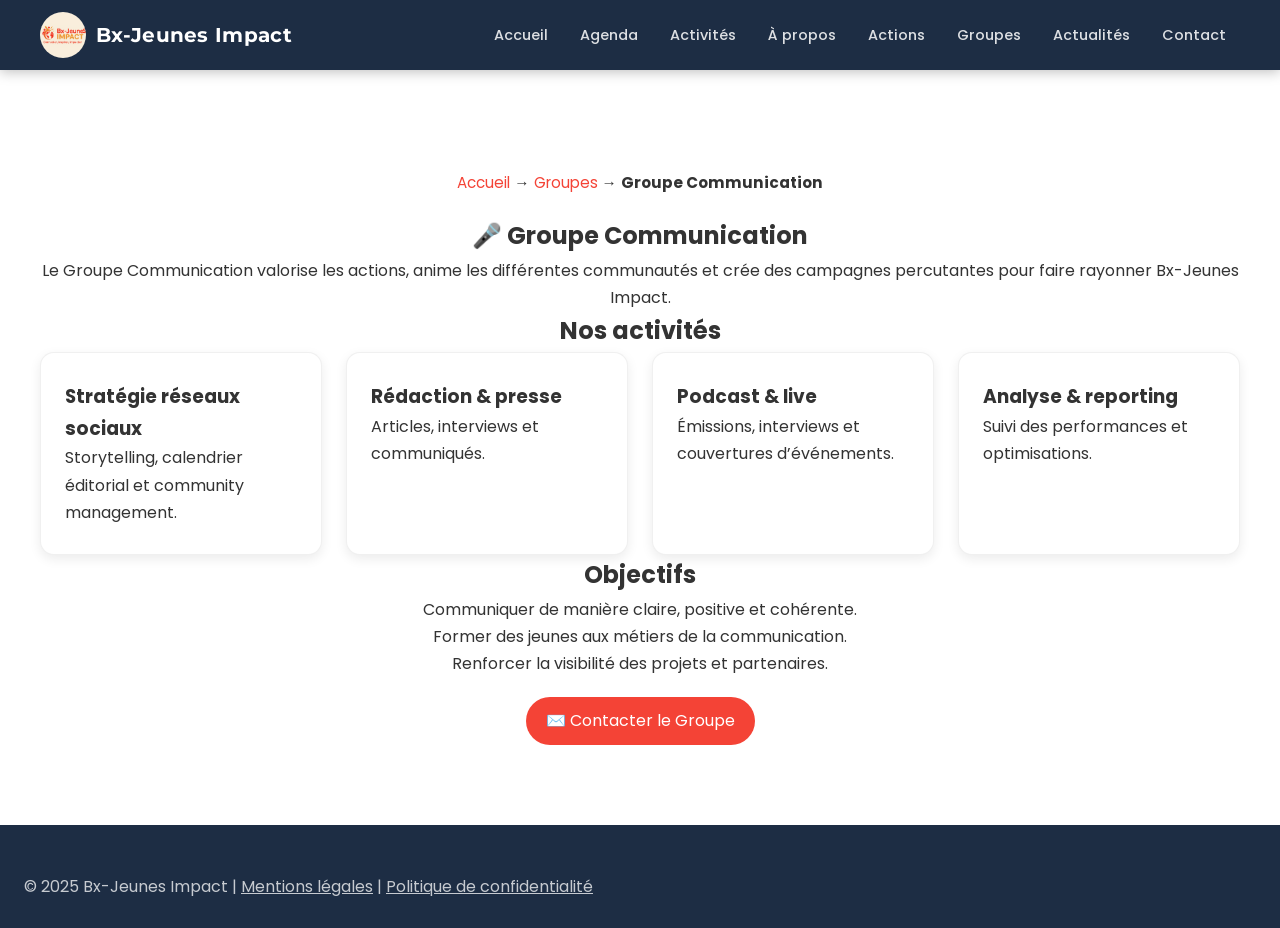
<file: groupe-communication.html>
<!DOCTYPE html>

<html lang="fr">
<head>
  <meta charset="UTF-8">
  <meta name="viewport" content="width=device-width, initial-scale=1.0">
  <title>Groupe Communication - Bx-Jeunes Impact</title>

  <link rel="stylesheet" href="style.css">
  <link href="https://fonts.googleapis.com/css2?family=Poppins:wght@400;600&family=Montserrat:wght@700&display=swap" rel="stylesheet">

  <style>
    .breadcrumb { text-align:center; margin:20px 0; font-size:0.95em; }
    .breadcrumb a { color:#f44336; text-decoration:none; }
    .contact-btn {
      display:inline-block;
      background:#f44336;
      color:white;
      padding:10px 20px;
      border-radius:25px;
      text-decoration:none;
      margin-top:20px;
      transition:0.3s;
    }
    .contact-btn:hover { background:#d32f2f; }
  </style>

</head>

<body>

<header>
  <div class="header-container">
    <div class="logo-group">
      <img src="images/Logo_BX_Jeunes.png" alt="Logo Bx-Jeunes Impact" class="logo-img">
      <div class="logo">Bx-Jeunes Impact</div>
    </div>
    <button class="menu-toggle">☰</button>
    <nav>
      <ul id="mainmenu">
        <li><a href="index.html#accueil">Accueil</a></li>
        <li><a href="index.html#agenda">Agenda</a></li>
        <li><a href="index.html#activites">Activités</a></li>
        <li><a href="a-propos.html">À propos</a></li>
        <li><a href="index.html#actions">Actions</a></li>
        <li><a href="index.html#groupes">Groupes</a></li>
        <li><a href="index.html#news">Actualités</a></li>
        <li><a href="index.html#contact">Contact</a></li>
      </ul>
    </nav>
  </div>
</header>

<section>
  <div class="breadcrumb">
    <a href="index.html">Accueil</a> → <a href="index.html#groupes">Groupes</a> → <strong>Groupe Communication</strong>
  </div>

  <h1>🎤 Groupe Communication</h1>
  <p>Le Groupe Communication valorise les actions, anime les différentes communautés et crée des campagnes percutantes pour faire rayonner Bx-Jeunes Impact.</p>

  <h2>Nos activités</h2>
  <div class="cards">
    <div class="card"><h3>Stratégie réseaux sociaux</h3><p>Storytelling, calendrier éditorial et community management.</p></div>
    <div class="card"><h3>Rédaction & presse</h3><p>Articles, interviews et communiqués.</p></div>
    <div class="card"><h3>Podcast & live</h3><p>Émissions, interviews et couvertures d’événements.</p></div>
    <div class="card"><h3>Analyse & reporting</h3><p>Suivi des performances et optimisations.</p></div>
  </div>

  <h2>Objectifs</h2>
  <ul>
    <li>Communiquer de manière claire, positive et cohérente.</li>
    <li>Former des jeunes aux métiers de la communication.</li>
    <li>Renforcer la visibilité des projets et partenaires.</li>
  </ul>

<a href="mailto:contact@bx-jeunes-impact.org?subject=Groupe%20Communication" class="contact-btn">✉️ Contacter le Groupe</a>

</section>

<footer>
  <p>© 2025 Bx-Jeunes Impact |
    <a href="mentions-legales.html">Mentions légales</a> |
    <a href="confidentialite.html">Politique de confidentialité</a>
  </p>
</footer>

<button id="backToTop">↑</button>

<script src="script.js"></script>

</body>
</html>
</file>
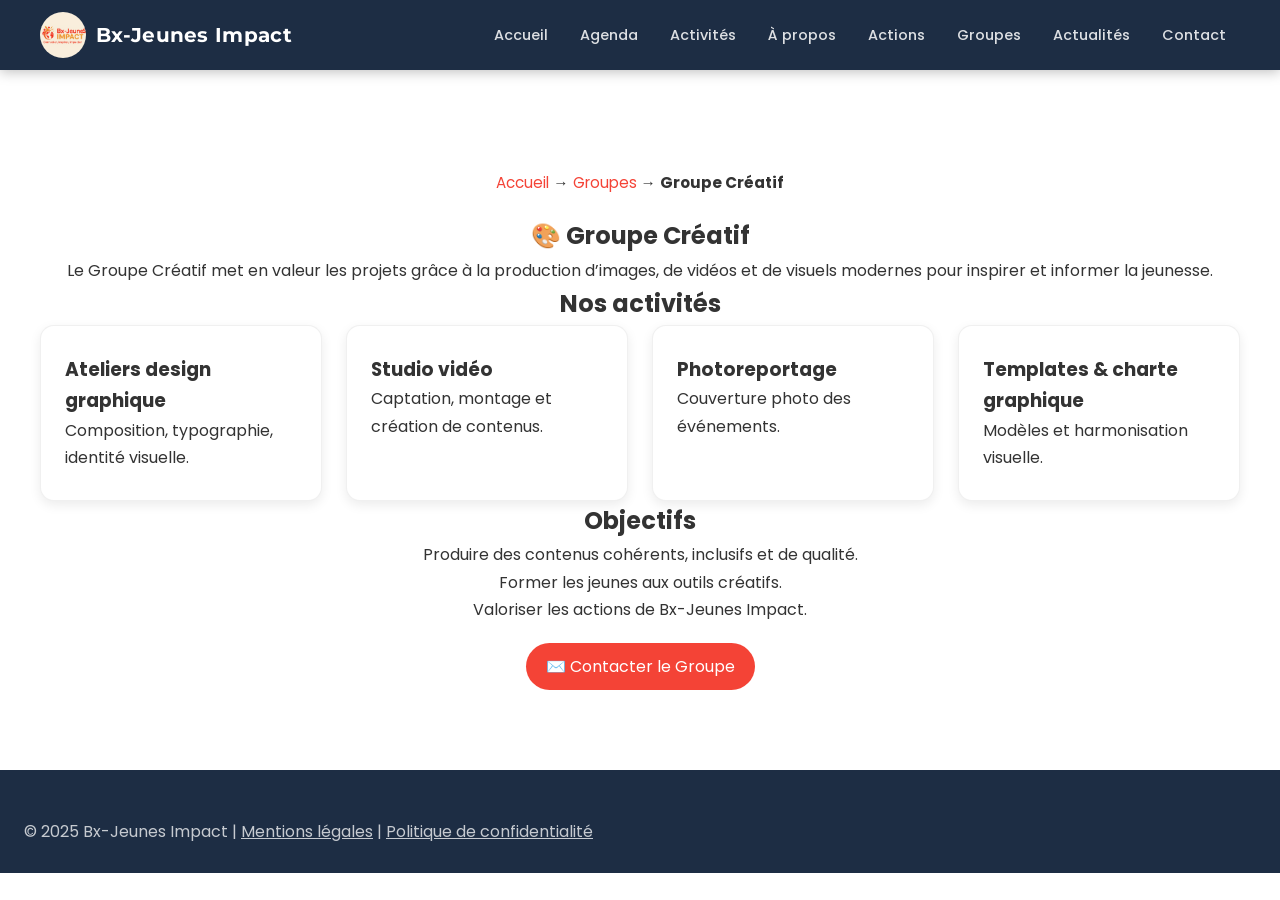
<file: groupe-creatif.html>
<!DOCTYPE html>

<html lang="fr">
<head>
  <meta charset="UTF-8">
  <meta name="viewport" content="width=device-width, initial-scale=1.0">
  <title>Groupe Créatif - Bx-Jeunes Impact</title>

  <link rel="stylesheet" href="style.css">
  <link href="https://fonts.googleapis.com/css2?family=Poppins:wght@400;600&family=Montserrat:wght@700&display=swap" rel="stylesheet">

  <style>
    .breadcrumb { text-align:center; margin:20px 0; font-size:0.95em; }
    .breadcrumb a { color:#f44336; text-decoration:none; }
    .contact-btn {
      display:inline-block;
      background:#f44336;
      color:white;
      padding:10px 20px;
      border-radius:25px;
      text-decoration:none;
      margin-top:20px;
      transition:0.3s;
    }
    .contact-btn:hover { background:#d32f2f; }
  </style>

</head>

<body>

<header>
  <div class="header-container">
    <div class="logo-group">
      <img src="images/Logo_BX_Jeunes.png" alt="Logo Bx-Jeunes Impact" class="logo-img">
      <div class="logo">Bx-Jeunes Impact</div>
    </div>
    <button class="menu-toggle">☰</button>
    <nav>
      <ul id="mainmenu">
        <li><a href="index.html#accueil">Accueil</a></li>
        <li><a href="index.html#agenda">Agenda</a></li>
        <li><a href="index.html#activites">Activités</a></li>
        <li><a href="a-propos.html">À propos</a></li>
        <li><a href="index.html#actions">Actions</a></li>
        <li><a href="index.html#groupes">Groupes</a></li>
        <li><a href="index.html#news">Actualités</a></li>
        <li><a href="index.html#contact">Contact</a></li>
      </ul>
    </nav>
  </div>
</header>

<section>
  <div class="breadcrumb">
    <a href="index.html">Accueil</a> → <a href="index.html#groupes">Groupes</a> → <strong>Groupe Créatif</strong>
  </div>

  <h1>🎨 Groupe Créatif</h1>
  <p>Le Groupe Créatif met en valeur les projets grâce à la production d’images, de vidéos et de visuels modernes pour inspirer et informer la jeunesse.</p>

  <h2>Nos activités</h2>
  <div class="cards">
    <div class="card"><h3>Ateliers design graphique</h3><p>Composition, typographie, identité visuelle.</p></div>
    <div class="card"><h3>Studio vidéo</h3><p>Captation, montage et création de contenus.</p></div>
    <div class="card"><h3>Photoreportage</h3><p>Couverture photo des événements.</p></div>
    <div class="card"><h3>Templates & charte graphique</h3><p>Modèles et harmonisation visuelle.</p></div>
  </div>

  <h2>Objectifs</h2>
  <ul>
    <li>Produire des contenus cohérents, inclusifs et de qualité.</li>
    <li>Former les jeunes aux outils créatifs.</li>
    <li>Valoriser les actions de Bx-Jeunes Impact.</li>
  </ul>

<a href="mailto:contact@bx-jeunes-impact.org?subject=Groupe%20Créatif" class="contact-btn">✉️ Contacter le Groupe</a>

</section>

<footer>
  <p>© 2025 Bx-Jeunes Impact |
    <a href="mentions-legales.html">Mentions légales</a> |
    <a href="confidentialite.html">Politique de confidentialité</a>
  </p>
</footer>

<button id="backToTop">↑</button>

<script src="script.js"></script>

</body>
</html>
</file>
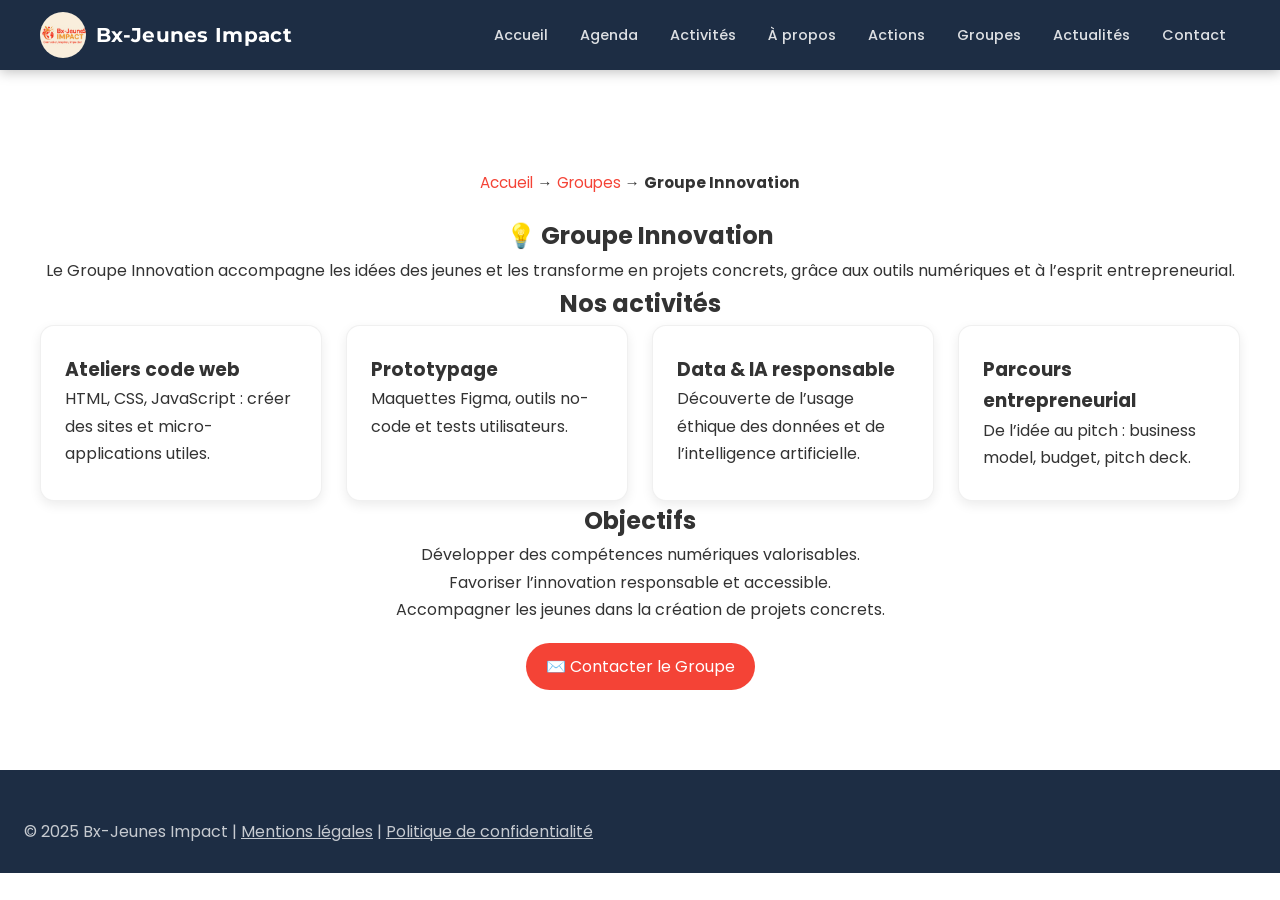
<file: groupe-innovation.html>
<!DOCTYPE html>

<html lang="fr">
<head>
  <meta charset="UTF-8">
  <meta name="viewport" content="width=device-width, initial-scale=1.0">
  <title>Groupe Innovation - Bx-Jeunes Impact</title>

  <link rel="stylesheet" href="style.css">
  <link href="https://fonts.googleapis.com/css2?family=Poppins:wght@400;600&family=Montserrat:wght@700&display=swap" rel="stylesheet">

  <style>
    .breadcrumb { text-align:center; margin:20px 0; font-size:0.95em; }
    .breadcrumb a { color:#f44336; text-decoration:none; }
    .contact-btn {
      display:inline-block;
      background:#f44336;
      color:white;
      padding:10px 20px;
      border-radius:25px;
      text-decoration:none;
      margin-top:20px;
      transition:0.3s;
    }
    .contact-btn:hover { background:#d32f2f; }
  </style>

</head>

<body>

<header>
  <div class="header-container">
    <div class="logo-group">
      <img src="images/Logo_BX_Jeunes.png" alt="Logo Bx-Jeunes Impact" class="logo-img">
      <div class="logo">Bx-Jeunes Impact</div>
    </div>
    <button class="menu-toggle">☰</button>
    <nav>
      <ul id="mainmenu">
        <li><a href="index.html#accueil">Accueil</a></li>
        <li><a href="index.html#agenda">Agenda</a></li>
        <li><a href="index.html#activites">Activités</a></li>
        <li><a href="a-propos.html">À propos</a></li>
        <li><a href="index.html#actions">Actions</a></li>
        <li><a href="index.html#groupes">Groupes</a></li>
        <li><a href="index.html#news">Actualités</a></li>
        <li><a href="index.html#contact">Contact</a></li>
      </ul>
    </nav>
  </div>
</header>

<section>
  <div class="breadcrumb">
    <a href="index.html">Accueil</a> → <a href="index.html#groupes">Groupes</a> → <strong>Groupe Innovation</strong>
  </div>

  <h1>💡 Groupe Innovation</h1>
  <p>Le Groupe Innovation accompagne les idées des jeunes et les transforme en projets concrets, grâce aux outils numériques et à l’esprit entrepreneurial.</p>

  <h2>Nos activités</h2>
  <div class="cards">
    <div class="card"><h3>Ateliers code web</h3><p>HTML, CSS, JavaScript : créer des sites et micro-applications utiles.</p></div>
    <div class="card"><h3>Prototypage</h3><p>Maquettes Figma, outils no-code et tests utilisateurs.</p></div>
    <div class="card"><h3>Data & IA responsable</h3><p>Découverte de l’usage éthique des données et de l’intelligence artificielle.</p></div>
    <div class="card"><h3>Parcours entrepreneurial</h3><p>De l’idée au pitch : business model, budget, pitch deck.</p></div>
  </div>

  <h2>Objectifs</h2>
  <ul>
    <li>Développer des compétences numériques valorisables.</li>
    <li>Favoriser l’innovation responsable et accessible.</li>
    <li>Accompagner les jeunes dans la création de projets concrets.</li>
  </ul>

<a href="mailto:contact@bx-jeunes-impact.org?subject=Groupe%20Innovation" class="contact-btn">✉️ Contacter le Groupe</a>

</section>

<footer>
  <p>© 2025 Bx-Jeunes Impact |
    <a href="mentions-legales.html">Mentions légales</a> |
    <a href="confidentialite.html">Politique de confidentialité</a>
  </p>
</footer>

<button id="backToTop">↑</button>

<script src="script.js"></script>

</body>
</html>
</file>
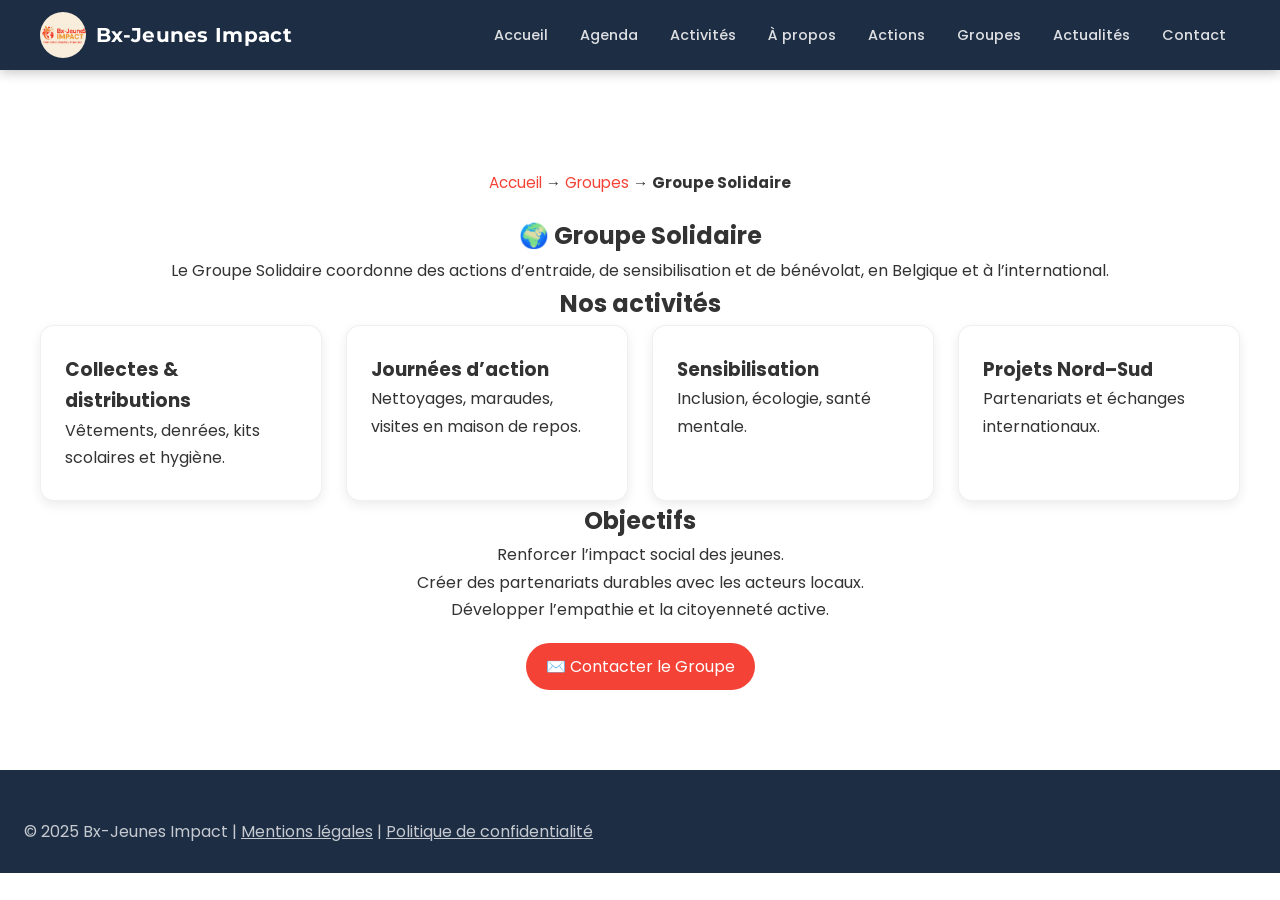
<file: groupe-solidaire.html>
<!DOCTYPE html>

<html lang="fr">
<head>
  <meta charset="UTF-8">
  <meta name="viewport" content="width=device-width, initial-scale=1.0">
  <title>Groupe Solidaire - Bx-Jeunes Impact</title>

  <link rel="stylesheet" href="style.css">
  <link href="https://fonts.googleapis.com/css2?family=Poppins:wght@400;600&family=Montserrat:wght@700&display=swap" rel="stylesheet">

  <style>
    .breadcrumb { text-align:center; margin:20px 0; font-size:0.95em; }
    .breadcrumb a { color:#f44336; text-decoration:none; }
    .contact-btn {
      display:inline-block;
      background:#f44336;
      color:white;
      padding:10px 20px;
      border-radius:25px;
      text-decoration:none;
      margin-top:20px;
      transition:0.3s;
    }
    .contact-btn:hover { background:#d32f2f; }
  </style>

</head>

<body>

<header>
  <div class="header-container">
    <div class="logo-group">
      <img src="images/Logo_BX_Jeunes.png" alt="Logo Bx-Jeunes Impact" class="logo-img">
      <div class="logo">Bx-Jeunes Impact</div>
    </div>
    <button class="menu-toggle">☰</button>
    <nav>
      <ul id="mainmenu">
        <li><a href="index.html#accueil">Accueil</a></li>
        <li><a href="index.html#agenda">Agenda</a></li>
        <li><a href="index.html#activites">Activités</a></li>
        <li><a href="a-propos.html">À propos</a></li>
        <li><a href="index.html#actions">Actions</a></li>
        <li><a href="index.html#groupes">Groupes</a></li>
        <li><a href="index.html#news">Actualités</a></li>
        <li><a href="index.html#contact">Contact</a></li>
      </ul>
    </nav>
  </div>
</header>

<section>
  <div class="breadcrumb">
    <a href="index.html">Accueil</a> → <a href="index.html#groupes">Groupes</a> → <strong>Groupe Solidaire</strong>
  </div>

  <h1>🌍 Groupe Solidaire</h1>
  <p>Le Groupe Solidaire coordonne des actions d’entraide, de sensibilisation et de bénévolat, en Belgique et à l’international.</p>

  <h2>Nos activités</h2>
  <div class="cards">
    <div class="card"><h3>Collectes & distributions</h3><p>Vêtements, denrées, kits scolaires et hygiène.</p></div>
    <div class="card"><h3>Journées d’action</h3><p>Nettoyages, maraudes, visites en maison de repos.</p></div>
    <div class="card"><h3>Sensibilisation</h3><p>Inclusion, écologie, santé mentale.</p></div>
    <div class="card"><h3>Projets Nord–Sud</h3><p>Partenariats et échanges internationaux.</p></div>
  </div>

  <h2>Objectifs</h2>
  <ul>
    <li>Renforcer l’impact social des jeunes.</li>
    <li>Créer des partenariats durables avec les acteurs locaux.</li>
    <li>Développer l’empathie et la citoyenneté active.</li>
  </ul>

<a href="mailto:contact@bx-jeunes-impact.org?subject=Groupe%20Solidaire" class="contact-btn">✉️ Contacter le Groupe</a>

</section>

<footer>
  <p>© 2025 Bx-Jeunes Impact |
    <a href="mentions-legales.html">Mentions légales</a> |
    <a href="confidentialite.html">Politique de confidentialité</a>
  </p>
</footer>

<button id="backToTop">↑</button>

<script src="script.js"></script>

</body>
</html>
</file>
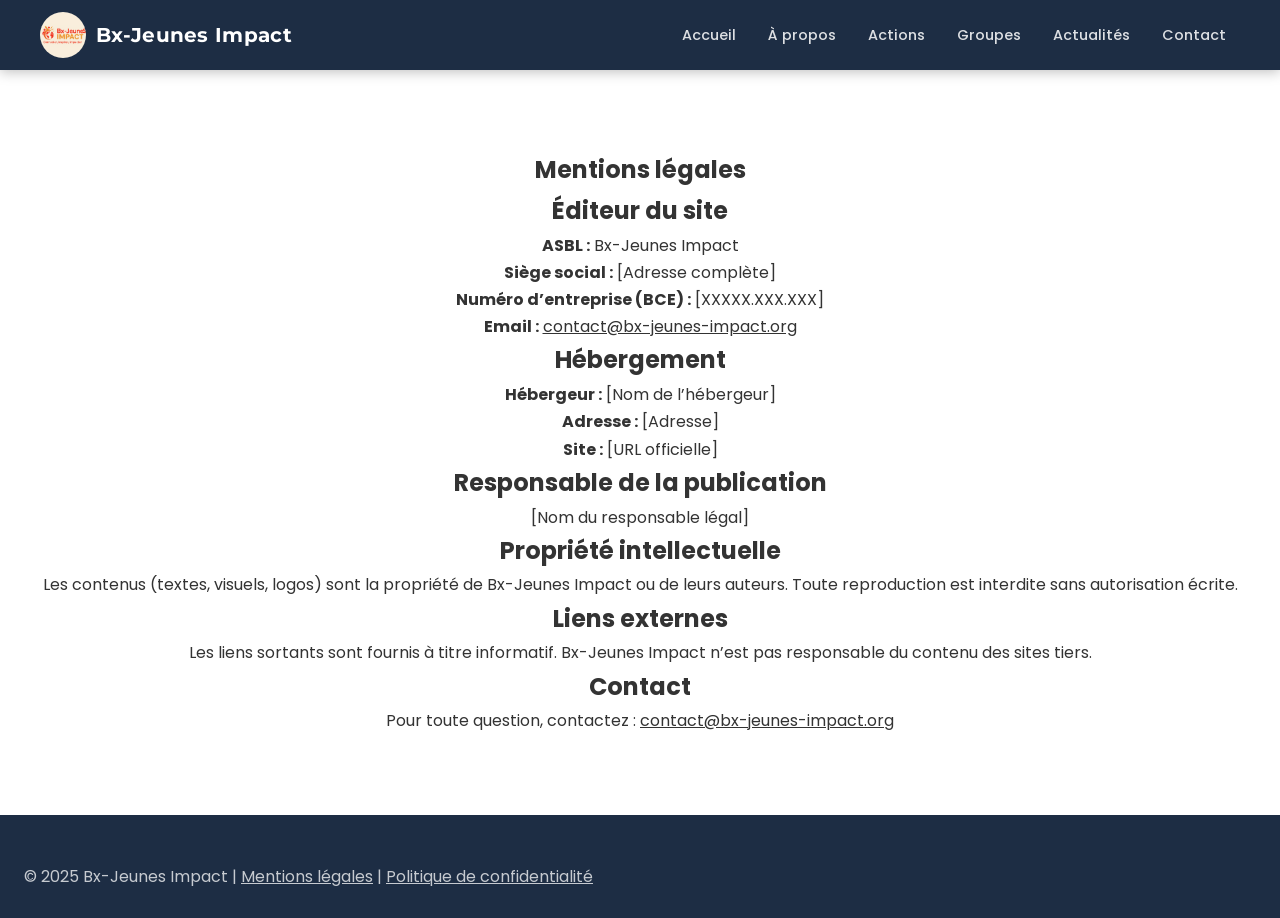
<file: mentions-legales.html>
<!DOCTYPE html>

<html lang="fr">
<head>
  <meta charset="UTF-8">
  <meta name="viewport" content="width=device-width, initial-scale=1.0">
  <title>Mentions légales | Bx-Jeunes Impact</title>

  <meta name="description" content="Mentions légales de l’ASBL Bx-Jeunes Impact : informations sur l’éditeur, l’hébergement, la propriété intellectuelle et les contacts officiels.">

  <link rel="stylesheet" href="style.css">
  <link href="https://fonts.googleapis.com/css2?family=Poppins:wght@400;600&family=Montserrat:wght@700&display=swap" rel="stylesheet">

  <link rel="icon" href="images/Logo_BX_Jeunes.png" type="image/png">
</head>

<body>

<header>
  <div class="header-container">
    <div class="logo-group">
      <img src="images/Logo_BX_Jeunes.png" alt="Logo Bx-Jeunes Impact" class="logo-img">
      <div class="logo">Bx-Jeunes Impact</div>
    </div>
    <button class="menu-toggle">☰</button>
    <nav>
      <ul id="mainmenu">
        <li><a href="index.html#accueil">Accueil</a></li>
        <li><a href="a-propos.html">À propos</a></li>
        <li><a href="index.html#actions">Actions</a></li>
        <li><a href="index.html#groupes">Groupes</a></li>
        <li><a href="index.html#news">Actualités</a></li>
        <li><a href="index.html#contact">Contact</a></li>
      </ul>
    </nav>
  </div>
</header>

<section>
  <h1>Mentions légales</h1>

  <h2>Éditeur du site</h2>
  <p><strong>ASBL :</strong> Bx-Jeunes Impact<br>
  <strong>Siège social :</strong> [Adresse complète]<br>
  <strong>Numéro d’entreprise (BCE) :</strong> [XXXXX.XXX.XXX]<br>
  <strong>Email :</strong> <a href="mailto:contact@bx-jeunes-impact.org">contact@bx-jeunes-impact.org</a></p>

  <h2>Hébergement</h2>
  <p><strong>Hébergeur :</strong> [Nom de l’hébergeur]<br>
  <strong>Adresse :</strong> [Adresse]<br>
  <strong>Site :</strong> [URL officielle]</p>

  <h2>Responsable de la publication</h2>
  <p>[Nom du responsable légal]</p>

  <h2>Propriété intellectuelle</h2>
  <p>Les contenus (textes, visuels, logos) sont la propriété de Bx-Jeunes Impact ou de leurs auteurs. Toute reproduction est interdite sans autorisation écrite.</p>

  <h2>Liens externes</h2>
  <p>Les liens sortants sont fournis à titre informatif. Bx-Jeunes Impact n’est pas responsable du contenu des sites tiers.</p>

  <h2>Contact</h2>
  <p>Pour toute question, contactez : <a href="mailto:contact@bx-jeunes-impact.org">contact@bx-jeunes-impact.org</a></p>
</section>

<footer>
  <p>© 2025 Bx-Jeunes Impact |
    <a href="mentions-legales.html">Mentions légales</a> |
    <a href="confidentialite.html">Politique de confidentialité</a>
  </p>
</footer>

<button id="backToTop">↑</button>

<script src="script.js"></script>

</body>
</html>
</file>
<file: style.css>
/* ============================================================
   Bx-Jeunes Impact — Feuille de styles principale
   Modernisée — Issues #5, #6, #7, #8, #9
   ============================================================ */

/* ---- Variables globales ---- */
:root {
  --color-primary:   #e63946;
  --color-secondary: #ff9800;
  --color-dark:      #1d2d44;
  --color-text:      #333;
  --color-light:     #f8f9fa;
  --color-muted:     #666;
  --color-white:     #ffffff;
  --radius-sm:       8px;
  --radius-md:       14px;
  --radius-lg:       24px;
  --shadow-sm:       0 4px 12px rgba(0,0,0,.08);
  --shadow-md:       0 10px 28px rgba(0,0,0,.12);
  --shadow-lg:       0 20px 48px rgba(0,0,0,.16);
  --transition:      .28s ease;
  --font-main:       'Poppins', sans-serif;
  --font-title:      'Montserrat', sans-serif;
  --max-width:       1200px;
}

/* ---- Reset & base ---- */
*, *::before, *::after { box-sizing: border-box; margin: 0; padding: 0; }
html { scroll-behavior: smooth; font-size: 16px; }
body {
  font-family: var(--font-main);
  color: var(--color-text);
  line-height: 1.7;
  background: var(--color-white);
}
img { max-width: 100%; height: auto; display: block; }
a { color: inherit; }
ul { list-style: none; }

/* ---- Utilitaires ---- */
.container { max-width: var(--max-width); margin: 0 auto; padding: 0 24px; }
.section-title {
  font-family: var(--font-title);
  font-size: clamp(1.6rem, 4vw, 2.2rem);
  color: var(--color-dark);
  margin-bottom: 12px;
}
.section-subtitle {
  color: var(--color-muted);
  font-size: 1rem;
  max-width: 640px;
  margin: 0 auto 40px;
}

/* ---- HEADER ---- */
header {
  background: var(--color-dark);
  color: var(--color-white);
  padding: 0 24px;
  position: sticky;
  top: 0;
  z-index: 1000;
  box-shadow: 0 2px 12px rgba(0,0,0,.25);
}
.header-container {
  max-width: var(--max-width);
  margin: 0 auto;
  display: flex;
  align-items: center;
  justify-content: space-between;
  height: 70px;
}
.logo-group { display: flex; align-items: center; gap: 10px; text-decoration: none; }
.logo-img { width: 46px; height: 46px; border-radius: 50%; object-fit: cover; }
.logo {
  font-family: var(--font-title);
  font-size: 1.25rem;
  font-weight: 700;
  color: var(--color-white);
  letter-spacing: .3px;
}

/* Navigation desktop */
nav ul {
  display: flex;
  gap: 4px;
  align-items: center;
}
nav ul li a {
  color: rgba(255,255,255,.85);
  text-decoration: none;
  font-weight: 500;
  font-size: .9rem;
  padding: 6px 14px;
  border-radius: var(--radius-sm);
  transition: background var(--transition), color var(--transition);
}
nav ul li a:hover,
nav ul li a.active {
  background: rgba(255,255,255,.12);
  color: var(--color-white);
}

/* Bouton hamburger */
.menu-toggle {
  display: none;
  background: none;
  border: none;
  color: var(--color-white);
  font-size: 1.6rem;
  cursor: pointer;
  padding: 4px 8px;
  border-radius: var(--radius-sm);
  transition: background var(--transition);
}
.menu-toggle:hover { background: rgba(255,255,255,.15); }

/* ---- HERO ---- */
.hero {
  background: linear-gradient(135deg, var(--color-dark) 0%, #2d3f5a 50%, var(--color-primary) 100%);
  color: var(--color-white);
  text-align: center;
  padding: 100px 24px 80px;
  position: relative;
  overflow: hidden;
}
.hero::before {
  content: '';
  position: absolute;
  inset: 0;
  background: radial-gradient(ellipse 80% 60% at 50% 40%, rgba(255,255,255,.06), transparent 65%);
  pointer-events: none;
}
.hero-content { position: relative; z-index: 1; max-width: 760px; margin: 0 auto; }
.hero h1 {
  font-family: var(--font-title);
  font-size: clamp(2rem, 6vw, 3.2rem);
  font-weight: 700;
  margin-bottom: 18px;
  line-height: 1.2;
}
.hero p {
  font-size: clamp(1rem, 2.5vw, 1.2rem);
  margin-bottom: 36px;
  opacity: .9;
}
.hero-buttons { display: flex; gap: 16px; justify-content: center; flex-wrap: wrap; }

/* ---- BOUTONS ---- */
.btn {
  display: inline-flex;
  align-items: center;
  gap: 8px;
  padding: 12px 28px;
  border-radius: var(--radius-lg);
  font-weight: 600;
  font-size: .95rem;
  text-decoration: none;
  cursor: pointer;
  border: 2px solid transparent;
  transition: transform var(--transition), box-shadow var(--transition), filter var(--transition);
}
.btn-primary {
  background: var(--color-primary);
  color: var(--color-white);
  box-shadow: 0 8px 20px rgba(230,57,70,.35);
}
.btn-primary:hover {
  transform: translateY(-2px);
  box-shadow: 0 14px 28px rgba(230,57,70,.45);
  filter: brightness(1.08);
}
.btn-outline {
  background: transparent;
  color: var(--color-white);
  border-color: rgba(255,255,255,.5);
}
.btn-outline:hover {
  background: rgba(255,255,255,.1);
  border-color: var(--color-white);
  transform: translateY(-2px);
}
.btn-secondary {
  background: var(--color-secondary);
  color: var(--color-white);
  box-shadow: 0 8px 20px rgba(255,152,0,.3);
}
.btn-secondary:hover {
  transform: translateY(-2px);
  box-shadow: 0 14px 28px rgba(255,152,0,.4);
  filter: brightness(1.08);
}

/* ---- CHIFFRES CLÉS ---- */
.stats {
  background: var(--color-dark);
  color: var(--color-white);
  padding: 60px 24px;
  text-align: center;
}
.stats-grid {
  display: flex;
  justify-content: center;
  gap: 48px;
  flex-wrap: wrap;
  max-width: var(--max-width);
  margin: 0 auto;
}
.stat-item { min-width: 130px; }
.stat-number {
  font-family: var(--font-title);
  font-size: 2.6rem;
  font-weight: 700;
  color: var(--color-secondary);
  line-height: 1;
  margin-bottom: 6px;
}
.stat-label { font-size: .9rem; opacity: .75; }

/* ---- SECTIONS COMMUNES ---- */
section {
  padding: 80px 24px;
  text-align: center;
}
.section-header { margin-bottom: 48px; }
.section-accent {
  display: inline-block;
  width: 50px;
  height: 4px;
  background: linear-gradient(90deg, var(--color-primary), var(--color-secondary));
  border-radius: 2px;
  margin-bottom: 16px;
}

/* ---- CARTES GÉNÉRIQUES ---- */
.cards {
  display: grid;
  grid-template-columns: repeat(auto-fit, minmax(220px, 1fr));
  gap: 24px;
  max-width: var(--max-width);
  margin: 0 auto;
}
.card {
  background: var(--color-white);
  padding: 28px 24px;
  border-radius: var(--radius-md);
  box-shadow: var(--shadow-sm);
  border: 1px solid rgba(0,0,0,.06);
  transition: transform var(--transition), box-shadow var(--transition);
  text-align: left;
}
.card:hover {
  transform: translateY(-6px);
  box-shadow: var(--shadow-md);
}
a.card { text-decoration: none; color: inherit; }
a.card:focus-visible { outline: 2px solid var(--color-primary); outline-offset: 3px; }

/* ---- SECTION ABOUT (page accueil) ---- */
.about { background: var(--color-light); }
.about p { max-width: 680px; margin: 0 auto; font-size: 1.05rem; color: var(--color-muted); }

/* ---- SECTION ACTIONS ---- */
.actions { background: var(--color-white); }
.actions .card { border-top: 4px solid var(--color-primary); }
.action-icon { font-size: 2.2rem; margin-bottom: 12px; }
.actions .card h3 { font-family: var(--font-title); font-size: 1rem; margin-bottom: 8px; color: var(--color-dark); }
.actions .card p { font-size: .9rem; color: var(--color-muted); margin: 0; }

/* ---- SECTION GROUPES ---- */
.groupes { background: var(--color-light); }
.groupes .card { border-left: 4px solid var(--color-secondary); }
.groupes .card h3 { font-family: var(--font-title); font-size: 1rem; margin-bottom: 8px; color: var(--color-dark); }
.groupes .card p { font-size: .9rem; color: var(--color-muted); margin: 0; }

/* ---- AGENDA D'ÉVÉNEMENTS (Issue #8) ---- */
.agenda { background: var(--color-white); }
.agenda-filters {
  display: flex;
  gap: 10px;
  justify-content: center;
  flex-wrap: wrap;
  margin-bottom: 40px;
}
.filter-btn {
  padding: 8px 20px;
  border-radius: var(--radius-lg);
  border: 2px solid rgba(0,0,0,.12);
  background: transparent;
  color: var(--color-muted);
  font-family: var(--font-main);
  font-size: .85rem;
  font-weight: 600;
  cursor: pointer;
  transition: all var(--transition);
}
.filter-btn:hover, .filter-btn.active {
  background: var(--color-primary);
  border-color: var(--color-primary);
  color: var(--color-white);
}
.events-grid {
  display: grid;
  grid-template-columns: repeat(auto-fill, minmax(280px, 1fr));
  gap: 24px;
  max-width: var(--max-width);
  margin: 0 auto 40px;
}
.event-card {
  background: var(--color-white);
  border-radius: var(--radius-md);
  box-shadow: var(--shadow-sm);
  border: 1px solid rgba(0,0,0,.07);
  overflow: hidden;
  transition: transform var(--transition), box-shadow var(--transition);
  text-align: left;
}
.event-card:hover {
  transform: translateY(-5px);
  box-shadow: var(--shadow-md);
}
.event-header {
  background: linear-gradient(135deg, var(--color-dark), #2d3f5a);
  padding: 16px 20px;
  display: flex;
  align-items: center;
  gap: 14px;
}
.event-date {
  background: var(--color-primary);
  color: var(--color-white);
  border-radius: var(--radius-sm);
  padding: 6px 12px;
  text-align: center;
  min-width: 52px;
}
.event-date .day { font-size: 1.4rem; font-weight: 700; line-height: 1; }
.event-date .month { font-size: .7rem; text-transform: uppercase; opacity: .85; }
.event-type-badge {
  padding: 4px 12px;
  border-radius: 20px;
  font-size: .75rem;
  font-weight: 700;
  text-transform: uppercase;
  letter-spacing: .4px;
}
.badge-formation { background: rgba(255,152,0,.2); color: #ff9800; }
.badge-rencontre { background: rgba(76,175,80,.2); color: #388e3c; }
.badge-solidaire { background: rgba(33,150,243,.2); color: #1565c0; }
.badge-en-ligne  { background: rgba(156,39,176,.2); color: #7b1fa2; }
.event-body { padding: 18px 20px; }
.event-title { font-family: var(--font-title); font-size: 1rem; color: var(--color-dark); margin-bottom: 8px; }
.event-meta { font-size: .82rem; color: var(--color-muted); margin-bottom: 14px; line-height: 1.6; }
.event-meta span { display: inline-flex; align-items: center; gap: 5px; margin-right: 12px; }

/* ---- ACTIVITÉS / FICHES (Issue #5) ---- */
.activites { background: var(--color-light); }
.activites-grid {
  display: grid;
  grid-template-columns: repeat(auto-fill, minmax(300px, 1fr));
  gap: 28px;
  max-width: var(--max-width);
  margin: 0 auto 40px;
}
.activite-card {
  background: var(--color-white);
  border-radius: var(--radius-md);
  box-shadow: var(--shadow-sm);
  overflow: hidden;
  transition: transform var(--transition), box-shadow var(--transition);
  text-align: left;
}
.activite-card:hover {
  transform: translateY(-6px);
  box-shadow: var(--shadow-md);
}
.activite-img {
  height: 180px;
  background: linear-gradient(135deg, var(--color-dark), var(--color-primary));
  display: flex;
  align-items: center;
  justify-content: center;
  font-size: 3rem;
}
.activite-body { padding: 20px; }
.activite-tags { display: flex; gap: 8px; flex-wrap: wrap; margin-bottom: 10px; }
.tag {
  padding: 3px 10px;
  border-radius: 20px;
  font-size: .75rem;
  font-weight: 600;
}
.tag-cat { background: rgba(230,57,70,.1); color: var(--color-primary); }
.tag-age { background: rgba(255,152,0,.12); color: #e65100; }
.activite-title { font-family: var(--font-title); font-size: 1.05rem; color: var(--color-dark); margin-bottom: 8px; }
.activite-desc { font-size: .88rem; color: var(--color-muted); margin-bottom: 14px; }
.activite-info { font-size: .82rem; color: var(--color-muted); border-top: 1px solid rgba(0,0,0,.07); padding-top: 12px; }
.activite-info span { display: block; margin-bottom: 4px; }

/* Recherche/Filtres activités */
.search-filters {
  display: flex;
  gap: 12px;
  justify-content: center;
  flex-wrap: wrap;
  margin-bottom: 36px;
}
.search-input {
  padding: 10px 18px;
  border: 2px solid rgba(0,0,0,.1);
  border-radius: var(--radius-lg);
  font-family: var(--font-main);
  font-size: .9rem;
  width: 260px;
  transition: border-color var(--transition);
  outline: none;
}
.search-input:focus { border-color: var(--color-primary); }
.filter-select {
  padding: 10px 16px;
  border: 2px solid rgba(0,0,0,.1);
  border-radius: var(--radius-lg);
  font-family: var(--font-main);
  font-size: .9rem;
  background: var(--color-white);
  cursor: pointer;
  outline: none;
  transition: border-color var(--transition);
}
.filter-select:focus { border-color: var(--color-primary); }

/* ---- TEMOIGNAGES (Issue #7) ---- */
.temoignages { background: var(--color-white); }
.temoignages-grid {
  display: grid;
  grid-template-columns: repeat(auto-fill, minmax(280px, 1fr));
  gap: 24px;
  max-width: var(--max-width);
  margin: 0 auto;
}
.temoignage-card {
  background: var(--color-light);
  border-radius: var(--radius-md);
  padding: 28px;
  text-align: left;
  border-left: 4px solid var(--color-primary);
}
.temoignage-quote {
  font-size: 1rem;
  color: var(--color-text);
  font-style: italic;
  margin-bottom: 18px;
  line-height: 1.8;
}
.temoignage-author { display: flex; align-items: center; gap: 12px; }
.author-avatar {
  width: 44px;
  height: 44px;
  border-radius: 50%;
  background: linear-gradient(135deg, var(--color-primary), var(--color-secondary));
  display: flex;
  align-items: center;
  justify-content: center;
  color: var(--color-white);
  font-weight: 700;
  font-size: 1.1rem;
  flex-shrink: 0;
}
.author-info .name { font-weight: 600; font-size: .9rem; color: var(--color-dark); }
.author-info .role { font-size: .8rem; color: var(--color-muted); }

/* ---- PARTENAIRES (Issue #6) ---- */
.partenaires { background: var(--color-light); }
.partenaires-grid {
  display: grid;
  grid-template-columns: repeat(auto-fill, minmax(240px, 1fr));
  gap: 20px;
  max-width: var(--max-width);
  margin: 0 auto;
}
.partenaire-card {
  background: var(--color-white);
  border-radius: var(--radius-md);
  padding: 24px;
  text-align: center;
  box-shadow: var(--shadow-sm);
  transition: transform var(--transition), box-shadow var(--transition);
}
.partenaire-card:hover { transform: translateY(-4px); box-shadow: var(--shadow-md); }
.partenaire-logo {
  width: 64px;
  height: 64px;
  border-radius: 50%;
  background: linear-gradient(135deg, var(--color-dark), #2d3f5a);
  display: flex;
  align-items: center;
  justify-content: center;
  margin: 0 auto 14px;
  font-size: 1.8rem;
}
.partenaire-name { font-weight: 700; font-size: .95rem; color: var(--color-dark); margin-bottom: 6px; }
.partenaire-desc { font-size: .82rem; color: var(--color-muted); margin-bottom: 14px; }

/* ---- RESSOURCES ---- */
.ressources { background: var(--color-white); }
.ressources-grid {
  display: grid;
  grid-template-columns: repeat(auto-fill, minmax(240px, 1fr));
  gap: 20px;
  max-width: var(--max-width);
  margin: 0 auto;
}
.ressource-card {
  background: var(--color-light);
  border-radius: var(--radius-md);
  padding: 24px;
  text-align: left;
  display: flex;
  flex-direction: column;
  gap: 10px;
  transition: transform var(--transition), box-shadow var(--transition);
  border: 1px solid rgba(0,0,0,.06);
}
.ressource-card:hover { transform: translateY(-4px); box-shadow: var(--shadow-md); }
.ressource-icon { font-size: 2rem; }
.ressource-title { font-weight: 700; color: var(--color-dark); font-size: .95rem; }
.ressource-desc { font-size: .82rem; color: var(--color-muted); flex: 1; }
.ressource-dl {
  display: inline-flex;
  align-items: center;
  gap: 6px;
  font-size: .82rem;
  font-weight: 600;
  color: var(--color-primary);
  text-decoration: none;
  margin-top: 4px;
}
.ressource-dl:hover { text-decoration: underline; }

/* ---- NEWSLETTER (Issue #11) ---- */
.newsletter {
  background: linear-gradient(135deg, var(--color-dark) 0%, #2d3f5a 100%);
  color: var(--color-white);
  padding: 80px 24px;
  text-align: center;
}
.newsletter h2 { font-family: var(--font-title); font-size: clamp(1.5rem, 4vw, 2rem); margin-bottom: 12px; }
.newsletter p { opacity: .8; margin-bottom: 32px; max-width: 500px; margin-left: auto; margin-right: auto; }
.newsletter-form {
  display: flex;
  gap: 12px;
  justify-content: center;
  flex-wrap: wrap;
  max-width: 520px;
  margin: 0 auto;
}
.newsletter-form input[type="email"] {
  flex: 1;
  min-width: 240px;
  padding: 14px 20px;
  border: none;
  border-radius: var(--radius-lg);
  font-family: var(--font-main);
  font-size: .95rem;
  outline: none;
}

/* ---- ACTUALITÉS ---- */
.news { background: var(--color-light); }
.carousel-wrap { max-width: 680px; margin: 0 auto; position: relative; }
.carousel {
  background: var(--color-white);
  border-radius: var(--radius-md);
  box-shadow: var(--shadow-sm);
  overflow: hidden;
}
.slide { display: none; padding: 28px 32px; font-size: 1rem; line-height: 1.7; }
.slide.active { display: block; }
.carousel-dots { display: flex; justify-content: center; gap: 8px; margin-top: 16px; }
.carousel-dot {
  width: 10px;
  height: 10px;
  border-radius: 50%;
  background: rgba(0,0,0,.2);
  border: none;
  cursor: pointer;
  transition: background var(--transition), transform var(--transition);
}
.carousel-dot.active { background: var(--color-primary); transform: scale(1.2); }

/* ---- CONTACT ---- */
.contact { background: var(--color-white); }
.contact form {
  background: var(--color-light);
  border-radius: var(--radius-md);
  padding: 36px;
  max-width: 520px;
  margin: 0 auto;
  box-shadow: var(--shadow-sm);
  display: flex;
  flex-direction: column;
  gap: 14px;
}
.contact input,
.contact textarea {
  padding: 12px 16px;
  border: 2px solid rgba(0,0,0,.1);
  border-radius: var(--radius-sm);
  font-family: var(--font-main);
  font-size: .95rem;
  transition: border-color var(--transition), box-shadow var(--transition);
  outline: none;
  background: var(--color-white);
}
.contact input:focus,
.contact textarea:focus {
  border-color: var(--color-primary);
  box-shadow: 0 0 0 3px rgba(230,57,70,.1);
}
.contact textarea { min-height: 130px; resize: vertical; }

/* ---- FOOTER ---- */
footer {
  background: var(--color-dark);
  color: rgba(255,255,255,.75);
  padding: 48px 24px 28px;
}
.footer-inner {
  max-width: var(--max-width);
  margin: 0 auto;
  display: grid;
  grid-template-columns: repeat(auto-fit, minmax(200px, 1fr));
  gap: 40px;
  margin-bottom: 40px;
}
.footer-brand .logo { color: var(--color-white); margin-bottom: 10px; display: block; }
.footer-brand p { font-size: .85rem; opacity: .65; line-height: 1.6; }
.footer-col h4 { color: var(--color-white); font-size: .9rem; font-weight: 600; margin-bottom: 16px; letter-spacing: .3px; }
.footer-col ul { display: flex; flex-direction: column; gap: 10px; }
.footer-col ul li a {
  color: rgba(255,255,255,.65);
  text-decoration: none;
  font-size: .85rem;
  transition: color var(--transition);
}
.footer-col ul li a:hover { color: var(--color-secondary); }
.footer-socials { display: flex; gap: 12px; margin-top: 6px; }
.social-link {
  width: 38px;
  height: 38px;
  border-radius: 50%;
  background: rgba(255,255,255,.1);
  display: flex;
  align-items: center;
  justify-content: center;
  text-decoration: none;
  font-size: .85rem;
  transition: background var(--transition), transform var(--transition);
}
.social-link:hover { background: var(--color-primary); transform: translateY(-2px); }
.footer-bottom {
  border-top: 1px solid rgba(255,255,255,.1);
  padding-top: 20px;
  text-align: center;
  font-size: .82rem;
  opacity: .5;
}
.footer-bottom a { color: var(--color-secondary); text-decoration: none; }

/* ---- BOUTON RETOUR HAUT ---- */
#backToTop {
  position: fixed;
  bottom: 24px;
  right: 24px;
  background: var(--color-primary);
  color: var(--color-white);
  border: none;
  width: 46px;
  height: 46px;
  border-radius: 50%;
  font-size: 1.2rem;
  display: none;
  cursor: pointer;
  box-shadow: 0 6px 18px rgba(230,57,70,.4);
  transition: transform var(--transition), box-shadow var(--transition);
  z-index: 900;
}
#backToTop:hover { transform: translateY(-3px); box-shadow: 0 10px 24px rgba(230,57,70,.5); }

/* ---- FOCUS ACCESSIBILITY ---- */
a:focus-visible,
button:focus-visible,
input:focus-visible,
textarea:focus-visible,
select:focus-visible {
  outline: 2px solid var(--color-secondary);
  outline-offset: 3px;
}

/* ---- RESPONSIVE MOBILE (Issue #9) ---- */
@media (max-width: 768px) {
  /* Header */
  .menu-toggle { display: block; }
  nav ul {
    display: none;
    position: absolute;
    top: 70px;
    left: 0;
    right: 0;
    background: var(--color-dark);
    flex-direction: column;
    padding: 16px 24px 20px;
    gap: 4px;
    box-shadow: 0 8px 20px rgba(0,0,0,.25);
  }
  nav ul.show { display: flex; }
  nav ul li a { display: block; padding: 10px 16px; font-size: 1rem; }

  /* Sections */
  section { padding: 56px 20px; }

  /* Stats */
  .stats-grid { gap: 32px; }
  .stat-number { font-size: 2rem; }

  /* Events grid */
  .events-grid,
  .activites-grid,
  .temoignages-grid,
  .partenaires-grid,
  .ressources-grid { grid-template-columns: 1fr; }

  /* Hero buttons */
  .hero-buttons { flex-direction: column; align-items: center; }

  /* Newsletter */
  .newsletter-form { flex-direction: column; }
  .newsletter-form input[type="email"] { min-width: unset; width: 100%; }

  /* Cards */
  .cards { grid-template-columns: 1fr; }

  /* Contact form */
  .contact form { padding: 24px 20px; }

  /* Footer */
  .footer-inner { grid-template-columns: 1fr; gap: 28px; }
}

@media (max-width: 480px) {
  .hero { padding: 70px 20px 60px; }
  .search-filters { flex-direction: column; align-items: stretch; }
  .search-input, .filter-select { width: 100%; }
}

/* ---- REDUCED MOTION ---- */
@media (prefers-reduced-motion: reduce) {
  *, *::before, *::after {
    animation: none !important;
    transition: none !important;
  }
}
</file>
